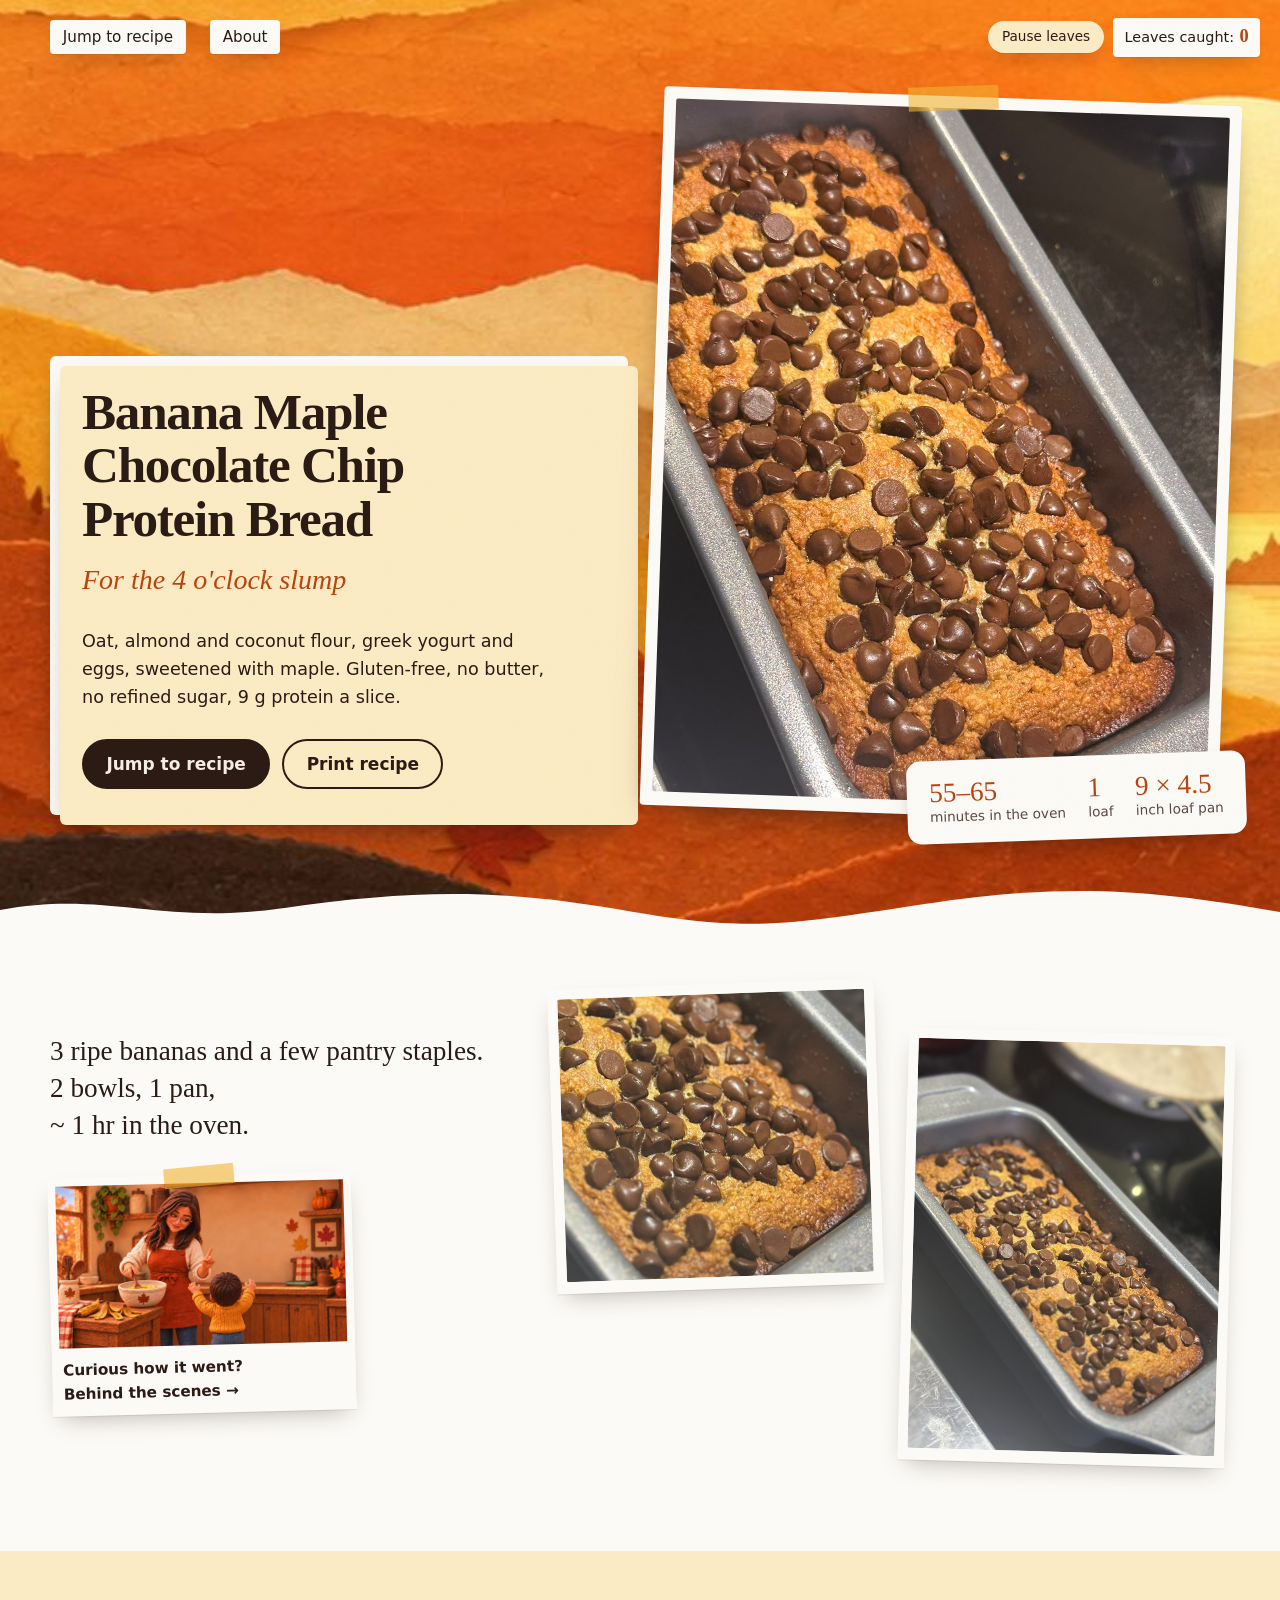
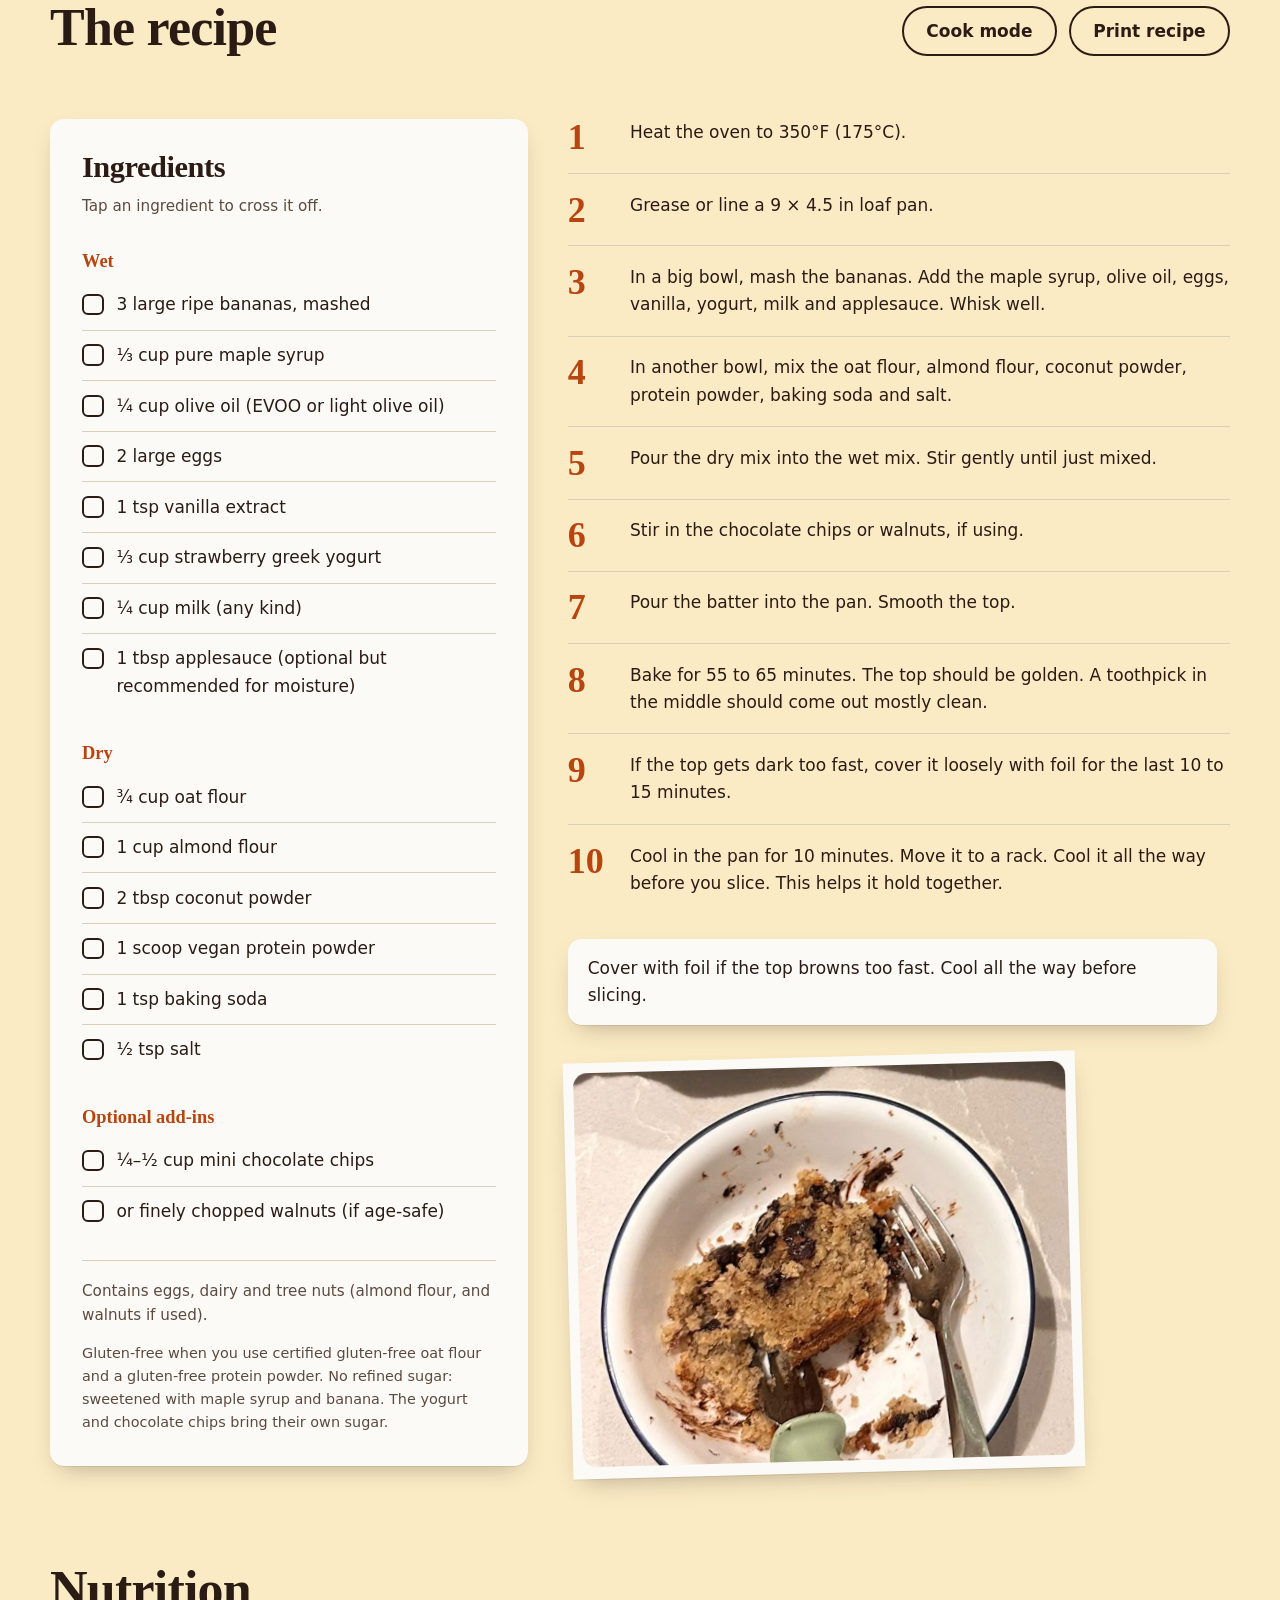
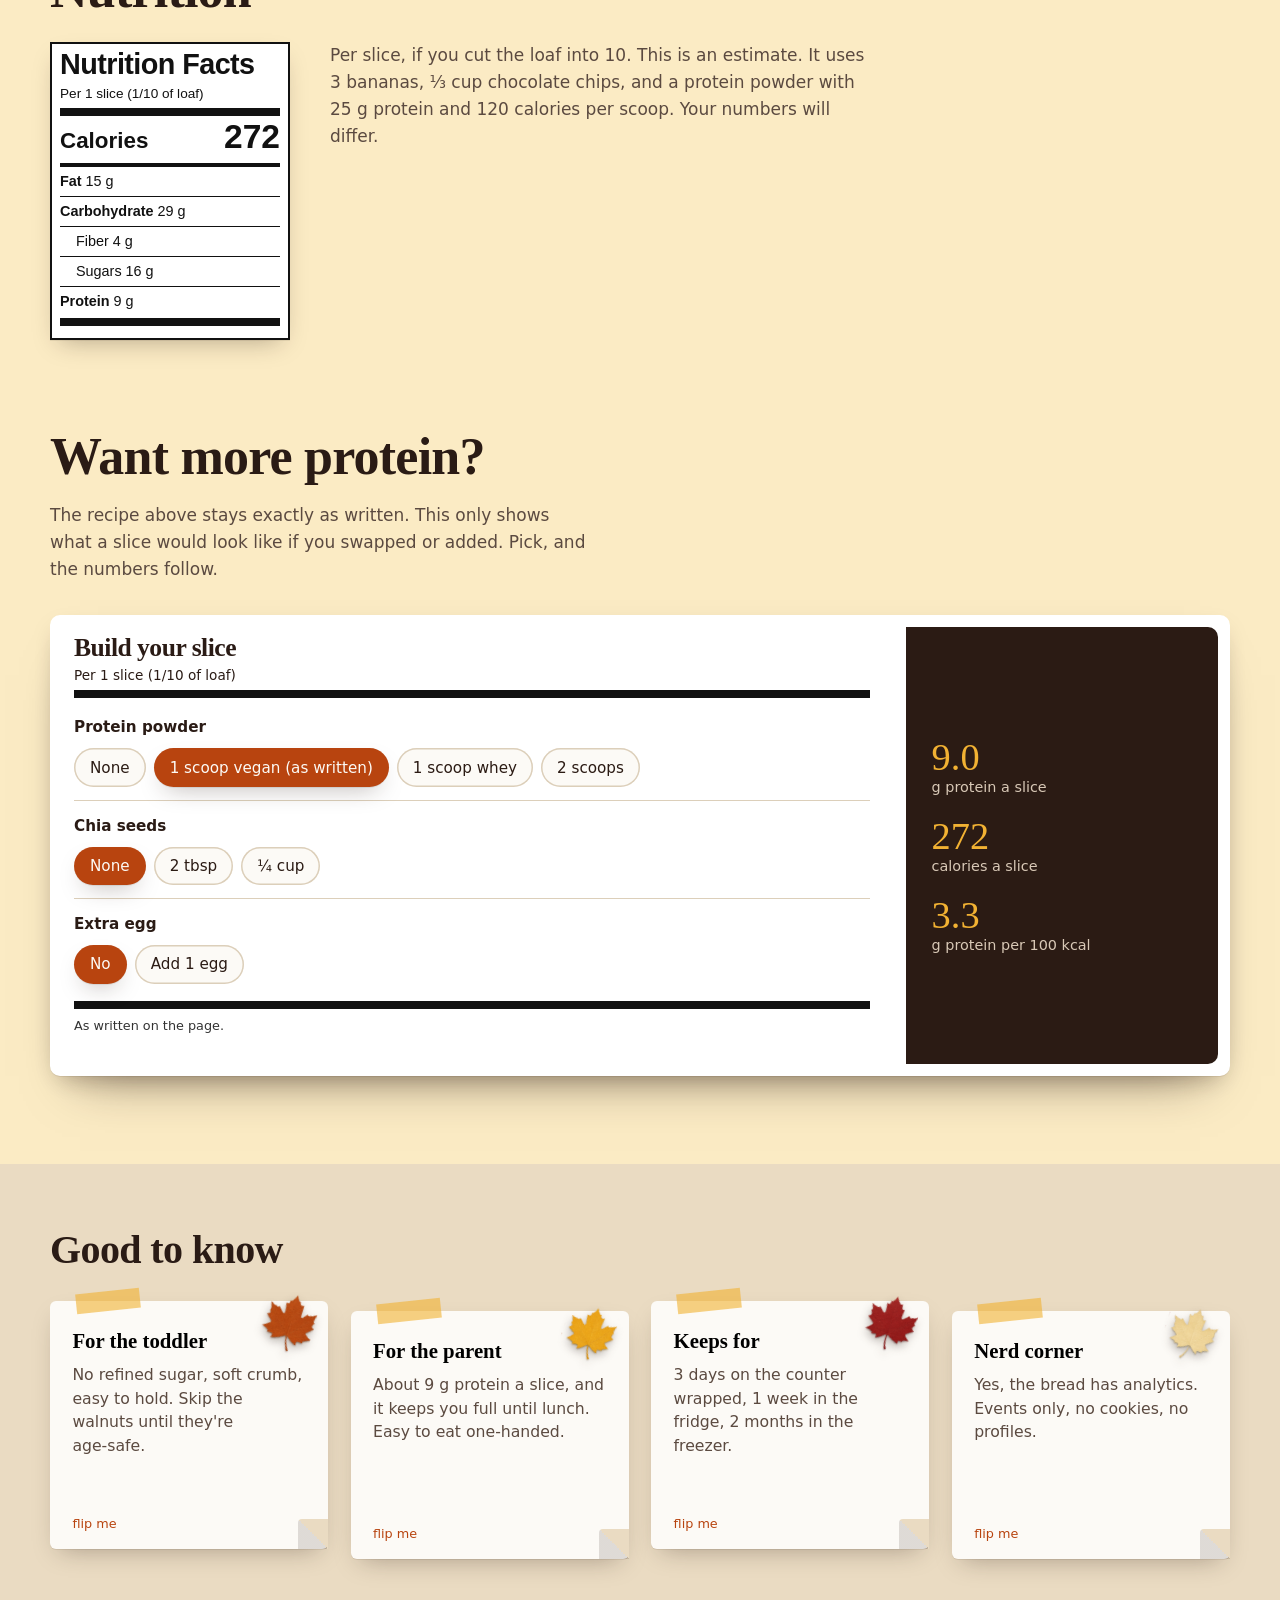
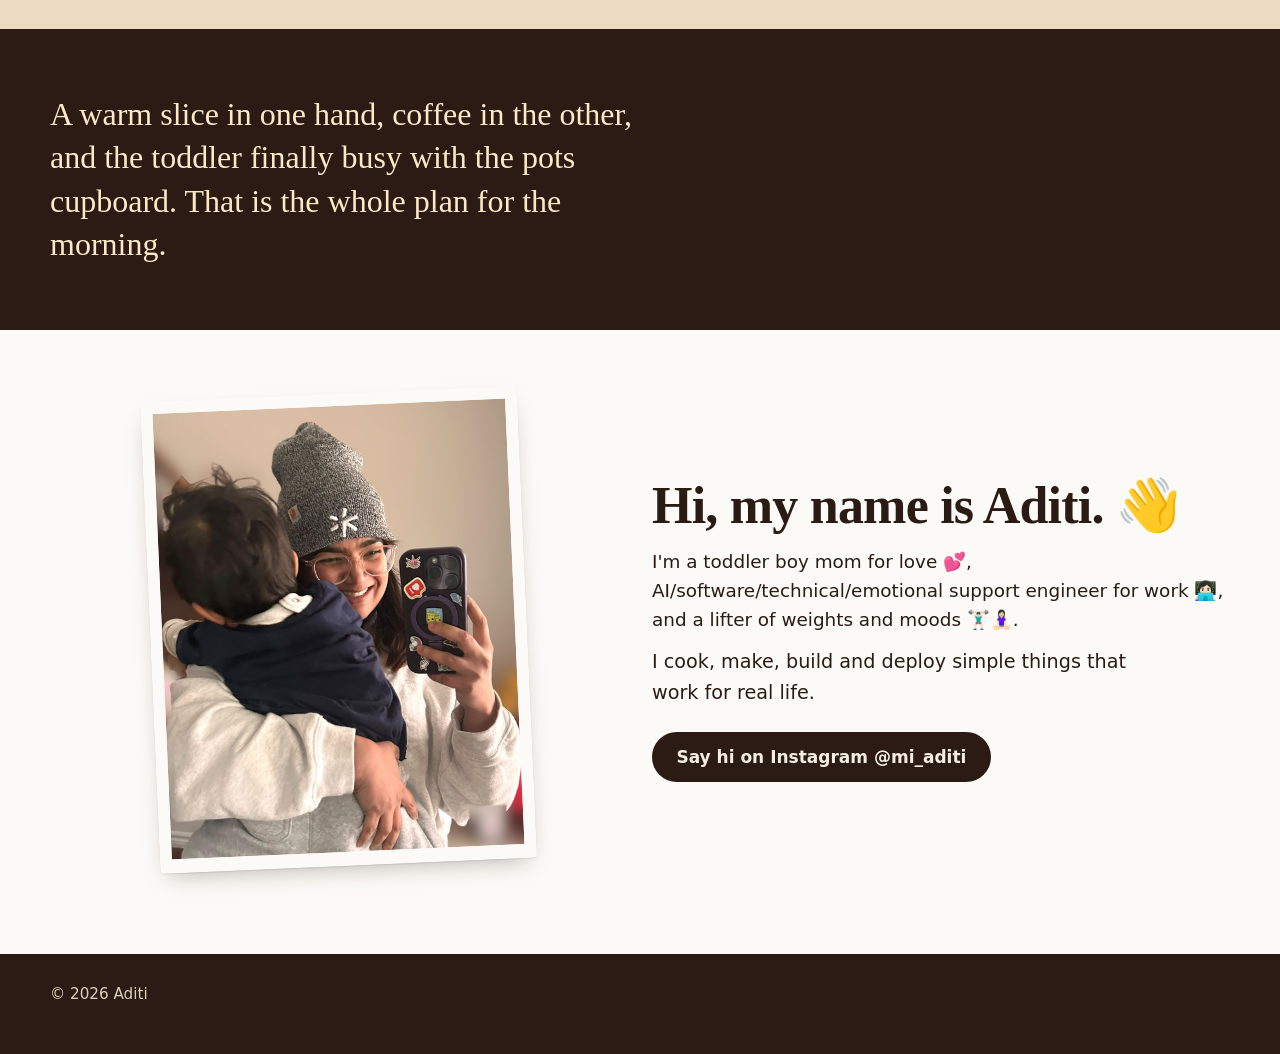
<file: index.html>
<!DOCTYPE html>
<html lang="en">
<head>
  <meta charset="utf-8">
  <meta name="viewport" content="width=device-width, initial-scale=1">
  <title>Banana Maple Chocolate Chip Protein Bread (Oat, Almond and Coconut Flour)</title>
  <meta name="description" content="Banana bread made with oat, almond and coconut flour, Greek yogurt and eggs, sweetened with maple syrup. Bakes in 55 to 65 minutes.">
  <meta name="theme-color" content="#2B1B14">
  <meta name="color-scheme" content="light">
  <link rel="canonical" href="https://aditiabhang.github.io/yummy-food/">
  <link rel="icon" href="data:image/svg+xml,%3Csvg xmlns=%22http://www.w3.org/2000/svg%22 viewBox=%220 0 100 100%22%3E%3Ctext y=%22.9em%22 font-size=%2290%22%3E%F0%9F%8D%81%3C/text%3E%3C/svg%3E">

  <meta property="og:type" content="article">
  <meta property="og:title" content="Banana Maple Chocolate Chip Protein Bread (Oat, Almond and Coconut Flour)">
  <meta property="og:description" content="Banana bread made with oat, almond and coconut flour, Greek yogurt and eggs, sweetened with maple syrup.">
  <meta property="og:url" content="https://aditiabhang.github.io/yummy-food/">
  <meta property="og:image" content="https://aditiabhang.github.io/yummy-food/assets/images/banana-loaf-3.jpg">
  <meta property="og:image:width" content="1200">
  <meta property="og:image:height" content="1600">
  <meta property="og:image:alt" content="Baked banana bread topped with mini chocolate chips in a loaf pan">
  <meta name="twitter:card" content="summary_large_image">

  <script type="application/ld+json">
  {
    "@context": "https://schema.org",
    "@type": "Recipe",
    "name": "Banana Maple Chocolate Chip Protein Bread (Oat, Almond and Coconut Flour)",
    "description": "Banana bread made with oat, almond and coconut flour, Greek yogurt and eggs, sweetened with maple syrup, with chocolate chips.",
    "image": ["https://aditiabhang.github.io/yummy-food/assets/images/banana-loaf-3.jpg"],
    "author": { "@type": "Person", "name": "Aditi" },
    "cookTime": "PT1H",
    "recipeYield": "1 loaf",
    "recipeIngredient": [
      "3 large ripe bananas, mashed",
      "1/3 cup pure maple syrup",
      "1/4 cup olive oil (EVOO or light olive oil)",
      "2 large eggs",
      "1 tsp vanilla extract",
      "1/3 cup strawberry Greek yogurt",
      "1/4 cup milk (any kind)",
      "1 tbsp applesauce (optional but recommended for moisture)",
      "3/4 cup oat flour",
      "1 cup almond flour",
      "2 tbsp coconut powder",
      "1 scoop vegan protein powder",
      "1 tsp baking soda",
      "1/2 tsp salt",
      "1/4 to 1/2 cup mini chocolate chips (optional)",
      "or finely chopped walnuts (optional, if age-safe)"
    ],
    "recipeInstructions": [
      { "@type": "HowToStep", "text": "Heat the oven to 350°F (175°C)." },
      { "@type": "HowToStep", "text": "Grease or line a 9 x 4.5 in loaf pan." },
      { "@type": "HowToStep", "text": "In a big bowl, mash the bananas. Add the maple syrup, olive oil, eggs, vanilla, yogurt, milk and applesauce. Whisk well." },
      { "@type": "HowToStep", "text": "In another bowl, mix the oat flour, almond flour, coconut powder, protein powder, baking soda and salt." },
      { "@type": "HowToStep", "text": "Pour the dry mix into the wet mix. Stir gently until just mixed." },
      { "@type": "HowToStep", "text": "Stir in the chocolate chips or walnuts, if using." },
      { "@type": "HowToStep", "text": "Pour the batter into the pan. Smooth the top." },
      { "@type": "HowToStep", "text": "Bake for 55 to 65 minutes. The top should be golden. A toothpick in the middle should come out mostly clean." },
      { "@type": "HowToStep", "text": "If the top gets dark too fast, cover it loosely with foil for the last 10 to 15 minutes." },
      { "@type": "HowToStep", "text": "Cool in the pan for 10 minutes. Move it to a rack. Cool it all the way before you slice. This helps it hold together." }
    ]
  }
  </script>

  <style>
    :root {
      --paper: #FCFAF6;
      --ink: #2A1B15;
      --muted: #5B4A40;
      --cocoa: #2B1B14;
      --cocoa-2: #3B281F;
      --gold: #F2B233;
      --gold-soft: #FBEBC4;
      --maple: #B8440F;
      --sky-100: #D6E7FA;
      --line: #DCCFBA;
      --on-dark: #F6EEE3;
      --display: "Iowan Old Style", "Charter", "Palatino Linotype", Georgia, serif;
      --body: ui-sans-serif, system-ui, -apple-system, "Segoe UI", Roboto, "Helvetica Neue", Arial, sans-serif;
      --radius: 14px;
      --off: 1.75rem;
      color-scheme: light;
    }

    *, *::before, *::after { box-sizing: border-box; }
    [hidden] { display: none !important; }

    html { scroll-behavior: smooth; scroll-padding-top: 1rem; -webkit-text-size-adjust: 100%; }
    body {
      margin: 0;
      background: var(--paper);
      color: var(--ink);
      font-family: var(--body);
      font-size: 1.0625rem;
      line-height: 1.6;
      overflow-x: clip;
    }
    img { display: block; max-width: 100%; height: auto; }
    a { color: var(--maple); text-underline-offset: 0.2em; }
    :focus-visible { outline: 3px solid var(--maple); outline-offset: 3px; border-radius: 4px; }

    .wrap { width: min(1180px, 100% - 2.5rem); margin-inline: auto; position: relative; z-index: 1; }

    /* Falling maple leaves (behind the page content) */
    .leaves { position: fixed; inset: 0; overflow: hidden; pointer-events: none; z-index: 0; }
    .leaf { position: absolute; top: -40px; line-height: 1; animation: leaf-fall linear infinite; will-change: transform; }
    .leaf span { display: block; animation: leaf-sway ease-in-out infinite alternate; }
    @keyframes leaf-fall { to { transform: translateY(calc(100vh + 80px)); } }
    @keyframes leaf-sway {
      from { transform: translateX(-18px) rotate(-40deg); }
      to { transform: translateX(18px) rotate(40deg); }
    }
    body.leaves-paused .leaf, body.leaves-paused .leaf .sway { animation-play-state: paused; }

    /* Header */
    .site-header { display: flex; justify-content: flex-end; align-items: center; padding: 1.25rem 0; }
    .nav { display: flex; align-items: center; gap: 1.5rem; font-size: 0.95rem; }
    .nav a { color: var(--ink); }
    .mini {
      font: inherit;
      font-size: 0.85rem;
      padding: 0.3rem 0.85rem;
      color: var(--ink);
      background: transparent;
      border: 1.5px solid var(--cocoa);
      border-radius: 999px;
      cursor: pointer;
    }
    .mini:hover { background: var(--gold-soft); }

    /* Type */
    h1, h2, h3 { font-family: var(--display); }
    h1 {
      font-weight: 700;
      font-size: clamp(2.4rem, 5.6vw, 4.5rem);
      line-height: 1.04;
      letter-spacing: -0.025em;
      margin: 0 0 0.25em;
      text-wrap: balance;
    }
    h2 {
      font-size: clamp(2rem, 4.5vw, 3.25rem);
      line-height: 1.1;
      letter-spacing: -0.015em;
      margin: 0;
      text-wrap: balance;
    }
    .subtitle {
      font-family: var(--display);
      font-style: italic;
      font-size: clamp(1.25rem, 2.4vw, 1.75rem);
      color: var(--maple);
      margin: 0 0 1.5rem;
    }
    .lead { font-size: 1.25rem; max-width: 30rem; margin: 0; text-wrap: pretty; }
    .pitch { font-size: 1.1rem; max-width: 30rem; margin: 1rem 0 0; color: var(--muted); text-wrap: pretty; }
    .tags { list-style: none; display: flex; flex-wrap: wrap; gap: 0.5rem; margin: 0 0 1.5rem; padding: 0; }
    .tags li {
      font-size: 0.85rem;
      font-weight: 600;
      line-height: 1.2;
      padding: 0.35rem 0.85rem;
      color: var(--cocoa);
      background: var(--gold-soft);
      border-radius: 999px;
    }

    /* Buttons */
    .actions { display: flex; flex-wrap: wrap; gap: 0.75rem; margin-top: 1.75rem; }
    .btn {
      font: inherit;
      font-weight: 600;
      padding: 0.8rem 1.4rem;
      border-radius: 999px;
      border: 2px solid var(--cocoa);
      text-decoration: none;
      cursor: pointer;
      display: inline-block;
      line-height: 1.2;
      transition: background-color 0.15s, color 0.15s, border-color 0.15s, transform 0.1s;
    }
    .btn:active { transform: scale(0.97); }
    .btn-primary { background: var(--cocoa); color: var(--on-dark); }
    .btn-primary:hover { background: var(--cocoa-2); }
    .btn-ghost { background: transparent; color: var(--cocoa); }
    .btn-ghost:hover { background: var(--gold-soft); }
    .btn[aria-pressed="true"] { background: var(--maple); border-color: var(--maple); color: #fff; }

    /* Hero */
    .hero {
      display: grid;
      grid-template-columns: repeat(12, 1fr);
      column-gap: 1.5rem;
      align-items: center;
      padding: 1.5rem 0 5rem;
    }
    .hero-copy { grid-column: 1 / 7; position: relative; z-index: 2; }
    .hero-visual { grid-column: 7 / 13; position: relative; }
    .hero-visual::before {
      content: "";
      position: absolute;
      inset: var(--off) 0 0 var(--off);
      background: var(--gold);
      border-radius: var(--radius);
    }
    .hero-photo {
      position: relative;
      margin: 0 var(--off) var(--off) 0;
      aspect-ratio: 3 / 4;
      border-radius: var(--radius);
      overflow: hidden;
      background: var(--cocoa);
      animation: reveal 0.9s cubic-bezier(0.23, 1, 0.32, 1) both;
    }
    .hero-photo img { width: 100%; height: 100%; object-fit: cover; }
    @keyframes reveal {
      from { clip-path: inset(0 0 100% 0); }
      to { clip-path: inset(0 0 0 0); }
    }

    .facts {
      position: absolute;
      left: -3.5rem;
      bottom: 3.5rem;
      z-index: 3;
      margin: 0;
      padding: 1.1rem 1.4rem;
      display: grid;
      grid-template-columns: repeat(3, auto);
      gap: 1.4rem;
      background: var(--cocoa);
      color: var(--on-dark);
      border-radius: var(--radius);
    }
    .facts div { display: flex; flex-direction: column-reverse; }
    .facts dt { font-size: 0.85rem; color: #D8C8B6; line-height: 1.3; }
    .facts dd { margin: 0; font-family: var(--display); font-size: 1.7rem; line-height: 1.1; color: var(--gold); }
    .print-line { display: none; }

    /* Photo strip */
    .strip {
      display: grid;
      grid-template-columns: repeat(12, 1fr);
      gap: 1.5rem;
      align-items: center;
      padding: 0 0 5.5rem;
    }
    .strip-text { grid-column: 1 / 6; }
    .strip-text p {
      font-family: var(--display);
      font-size: clamp(1.4rem, 2.4vw, 1.7rem);
      line-height: 1.35;
      margin: 0;
      text-wrap: pretty;
    }
    .strip-photos {
      grid-column: 6 / 13;
      display: grid;
      grid-template-columns: 1fr 1fr;
      gap: 1.5rem;
      align-items: start;
    }
    .strip-photos figure { margin: 0; }
    .strip-photos figure:last-child { margin-top: 3rem; }
    .strip-photos img { width: 100%; object-fit: cover; border-radius: var(--radius); }
    .strip-photos figure:first-child img { aspect-ratio: 807 / 743; }
    .strip-photos figure:last-child img { aspect-ratio: 3 / 4; }
    .comic-teaser {
      display: block; position: relative; max-width: 19rem; margin-top: 2rem;
      padding: 8px 8px 10px; background: var(--paper); color: var(--cocoa); text-decoration: none;
      box-shadow: 0 1px 0 rgba(43,27,20,.08), 0 10px 24px -10px rgba(43,27,20,.35);
      transform: rotate(-1.5deg); transition: transform .2s ease;
    }
    .comic-teaser:hover { transform: rotate(0deg) translateY(-2px); }
    .comic-teaser .tape { position: absolute; top: -9px; left: 50%; width: 70px; height: 20px; margin-left: -35px; background: rgba(242,178,51,.6); transform: rotate(-4deg); }
    .comic-teaser img { display: block; width: 100%; aspect-ratio: 16 / 9; object-fit: cover; }
    .comic-teaser-text { display: block; padding: .6rem .2rem 0; font-size: .95rem; font-weight: 600; text-wrap: balance; }

    /* Recipe */
    .recipe { padding: 0 0 5.5rem; }
    .recipe-head {
      display: flex;
      flex-wrap: wrap;
      justify-content: space-between;
      align-items: flex-end;
      gap: 1rem 2rem;
      margin-bottom: 0.75rem;
    }
    .recipe-tools { display: flex; flex-wrap: wrap; gap: 0.75rem; }
    .cook-status { min-height: 1.6em; margin: 0 0 1.5rem; color: var(--maple); font-weight: 600; }
    .recipe-grid {
      display: grid;
      grid-template-columns: repeat(12, 1fr);
      gap: 2.5rem 1.5rem;
      align-items: start;
    }
    .ingredients {
      grid-column: 1 / 6;
      position: sticky;
      top: 1.5rem;
      padding: 2rem;
      background: var(--cocoa);
      color: var(--on-dark);
      border-radius: var(--radius);
    }
    .ingredients :focus-visible { outline-color: var(--on-dark); }
    .ingredients h2 { font-size: 1.9rem; color: var(--on-dark); }
    .tap-note { margin: 0.4rem 0 0; font-size: 0.9rem; color: #D8C8B6; }
    .ingredients h3 { font-size: 1.15rem; color: var(--gold); margin: 1.75rem 0 0.25rem; }
    .ingredients ul { list-style: none; margin: 0; padding: 0; }
    .ingredients li + li { border-top: 1px solid rgba(246, 238, 227, 0.14); }
    .check { position: relative; display: flex; gap: 0.8rem; align-items: flex-start; padding: 0.7rem 0; cursor: pointer; }
    .check input { position: absolute; opacity: 0; width: 1px; height: 1px; }
    .check .box {
      flex: none;
      width: 1.35rem;
      height: 1.35rem;
      margin-top: 0.15rem;
      display: grid;
      place-items: center;
      border: 2px solid var(--gold);
      border-radius: 6px;
      transition: background-color 0.15s;
    }
    .check .box::after {
      content: "";
      width: 0.7rem;
      height: 0.38rem;
      margin-top: -2px;
      border-left: 2.5px solid var(--cocoa);
      border-bottom: 2.5px solid var(--cocoa);
      transform: rotate(-45deg) scale(0);
      transition: transform 0.15s;
    }
    .check input:checked + .box { background: var(--gold); }
    .check input:checked + .box::after { transform: rotate(-45deg) scale(1); }
    .check input:checked ~ .label { text-decoration: line-through; opacity: 0.6; }
    .check input:focus-visible + .box { outline: 3px solid var(--on-dark); outline-offset: 3px; }
    .allergens {
      margin: 1.5rem 0 0;
      padding-top: 1.1rem;
      border-top: 1px solid rgba(246, 238, 227, 0.14);
      font-size: 0.95rem;
      color: #E9DCCB;
    }
    .allergens.fine-print { margin-top: 0.9rem; padding-top: 0; border-top: 0; font-size: 0.9rem; }

    .steps-col { grid-column: 6 / 13; padding-left: 1rem; }
    .steps { list-style: none; counter-reset: step; margin: 0; padding: 0; }
    .steps li {
      counter-increment: step;
      display: grid;
      grid-template-columns: 3.4rem 1fr;
      gap: 0.25rem 0.5rem;
      padding: 1.1rem 0;
      border-top: 1px solid var(--line);
    }
    .steps li:first-child { border-top: 0; padding-top: 0; }
    .steps li::before {
      content: counter(step);
      font-family: var(--display);
      font-weight: 700;
      font-size: 2.25rem;
      line-height: 1;
      color: var(--maple);
    }
    .steps p { margin: 0; max-width: 60ch; }
    .tip {
      margin: 1.5rem 0 0;
      padding: 1rem 1.25rem;
      background: var(--gold-soft);
      border-radius: var(--radius);
      max-width: 60ch;
    }
    .plate { margin: 2rem 0 0; max-width: 32rem; }
    .plate img { width: 100%; border-radius: var(--radius); }

    /* Nutrition sticker */
    .nutrition { padding: 0 0 5.5rem; }
    .nutrition-head { display: flex; align-items: center; flex-wrap: wrap; gap: 0.75rem 1rem; }
    .badge {
      font-size: 0.8rem;
      font-weight: 600;
      padding: 0.15rem 0.7rem;
      color: #0B2A4A;
      background: var(--sky-100);
      border-radius: 6px;
    }
    .nutrition-grid { display: flex; flex-wrap: wrap; gap: 2rem 2.5rem; align-items: flex-start; margin-top: 1.5rem; }
    .nutrition-note { margin: 0; max-width: 34rem; color: var(--muted); }
    .nf {
      width: 240px;
      padding: 6px 8px 8px;
      background: #fff;
      color: #111;
      border: 2px solid #111;
      font-family: Arial, Helvetica, sans-serif;
    }
    .nf-title { font-size: 1.8rem; font-weight: 900; line-height: 1; letter-spacing: -0.02em; }
    .nf-serving { font-size: 0.85rem; margin-top: 4px; }
    .nf-bar { background: #111; margin: 4px 0; }
    .nf-bar.thick { height: 8px; }
    .nf-bar.mid { height: 4px; margin-bottom: 0; }
    .nf-cal { display: flex; justify-content: space-between; align-items: baseline; }
    .nf-cal span:first-child { font-size: 1.4rem; font-weight: 900; }
    .nf-cal span:last-child { font-size: 2.1rem; font-weight: 900; line-height: 1; }
    .nf-row { border-top: 1px solid #111; padding: 3px 0; font-size: 0.9rem; }
    .nf-row.first { border-top: 0; }
    .nf-row.sub { padding-left: 1rem; }
    .nf-foot { font-size: 0.72rem; line-height: 1.35; }

    /* Protein builder (what-if; does not change the recipe) */
    .builder { padding: 0 0 5.5rem; }
    .builder-head { display: flex; align-items: center; flex-wrap: wrap; gap: 0.75rem 1rem; }
    .builder-note { margin: 1rem 0 0; max-width: 34rem; color: var(--muted); }
    .split {
      display: grid;
      grid-template-columns: 1fr 21rem;
      margin-top: 2rem;
      background: #fff;
      border: 2px solid var(--cocoa);
      border-radius: var(--radius);
      overflow: hidden;
    }
    .split-left { padding: 1.25rem 1.5rem 1.1rem; font-family: Arial, Helvetica, sans-serif; color: #111; }
    .split-left .nf-title { font-size: 1.6rem; }
    .pick { padding: 0.8rem 0; border-top: 1px solid #111; }
    .nf-bar + .pick { border-top: 0; }
    .pick-label { display: block; font-weight: 700; font-size: 0.95rem; margin-bottom: 0.55rem; }
    .pick-options { display: flex; flex-wrap: wrap; gap: 0.5rem; }
    .pick-options .mini { padding: 0.45rem 1rem; font-size: 0.95rem; font-family: var(--body); }
    .pick-options .mini[aria-pressed="true"] { background: var(--cocoa); color: var(--on-dark); }
    .readout {
      margin: 0.75rem;
      padding: 1.4rem 1.6rem;
      display: grid;
      align-content: center;
      gap: 1.25rem;
      background: var(--cocoa);
      color: var(--on-dark);
      border-radius: calc(var(--radius) - 4px);
    }
    .readout div { display: flex; flex-direction: column-reverse; }
    .readout dt { font-size: 0.9rem; color: #D8C8B6; line-height: 1.3; }
    .readout dd { margin: 0; font-family: var(--display); font-size: 2.4rem; line-height: 1.05; color: var(--gold); font-variant-numeric: tabular-nums; }
    .readout .delta { font-family: var(--body); font-size: 0.85rem; color: #D8C8B6; margin-left: 0.45rem; }
    .readout .delta:empty { display: none; }
    .builder-tip {
      margin: 0.5rem 0 0;
      font-size: 0.8rem;
      line-height: 1.4;
      color: #333;
      min-height: 2.8em;
    }

    /* About */
    .about {
      display: grid;
      grid-template-columns: repeat(12, 1fr);
      gap: 2rem 1.5rem;
      align-items: center;
      padding: 0 0 5.5rem;
    }
    .about-photo { grid-column: 2 / 6; position: relative; }
    .about-photo::before {
      content: "";
      position: absolute;
      inset: var(--off) 0 0 var(--off);
      background: var(--gold);
      border-radius: var(--radius);
    }
    .about-photo img {
      position: relative;
      width: calc(100% - var(--off));
      margin-bottom: var(--off);
      aspect-ratio: 4 / 5;
      object-fit: cover;
      object-position: 50% 58%;
      border-radius: var(--radius);
    }
    .about-text { grid-column: 7 / 13; }
    .about-text p { margin: 0.75rem 0 0; font-size: 1.2rem; max-width: 30rem; }
    .about-text .lines { max-width: none; font-size: 1.15rem; }
    .about-text .btn { margin-top: 1.5rem; }
    .about-text .nerd { margin-top: 1.5rem; font-size: 1rem; color: var(--muted); }

    /* Footer */
    .site-footer { border-top: 1px solid var(--line); padding: 1.75rem 0 3rem; color: var(--muted); font-size: 0.95rem; }
    .site-footer p { margin: 0; }

    /* Small screens */
    @media (max-width: 900px) {
      :root { --off: 1.1rem; }
      .nav { gap: .75rem; font-size: 0.85rem; }
      .hero { display: block; padding: 0.5rem 0 3.5rem; }
      .hero-visual { margin-top: 2.5rem; }
      .facts { left: 0.75rem; bottom: 2.25rem; padding: 0.9rem 1.1rem; gap: 1rem; }
      .facts dd { font-size: 1.4rem; }
      .strip { display: block; padding-bottom: 3.5rem; }
      .strip-text { margin-bottom: 2rem; }
      .strip-photos { gap: 1rem; }
      .strip-photos figure:last-child { margin-top: 2rem; }
      .recipe-grid { display: block; }
      .ingredients { position: static; padding: 1.5rem; margin-bottom: 2.5rem; }
      .steps-col { padding-left: 0; }
      .nutrition { padding-bottom: 3.5rem; }
      .builder { padding-bottom: 3.5rem; }
      .split { display: block; }
      .split-left { padding: 1rem 1.1rem 0.9rem; }
      .readout { grid-template-columns: 1fr 1fr; gap: 1rem 1.25rem; }
      .readout dd { font-size: 2rem; }
      .about { display: block; padding-bottom: 3.5rem; }
      .about-text .lines br { display: none; } /* narrow screens: the About lines flow as a sentence; the strip keeps its three */
      .about-photo { max-width: 22rem; margin-bottom: 2rem; }
    }

    @media (prefers-reduced-motion: reduce) {
      html { scroll-behavior: auto; }
      .hero-photo { animation: none; }
      .leaves { display: none; }
      .btn, .check .box, .check .box::after { transition: none; }
    }


    /* ===== Paper theme ===== */
    :root { --sand: #EADBC2; --pshadow: 0 1px 0 rgba(43,27,20,.08), 0 10px 24px -10px rgba(43,27,20,.35); }
    html { overflow-x: clip; }
    body::after {
      content: ""; position: fixed; inset: 0; pointer-events: none; z-index: 60; opacity: .12; mix-blend-mode: multiply;
      background-image: url("data:image/svg+xml;utf8,<svg xmlns='http://www.w3.org/2000/svg' width='200' height='200'><filter id='n'><feTurbulence type='fractalNoise' baseFrequency='.9' numOctaves='2' stitchTiles='stitch'/><feColorMatrix values='0 0 0 0 .6 0 0 0 0 .5 0 0 0 0 .4 0 0 0 .18 0'/></filter><rect width='200' height='200' filter='url(%23n)'/></svg>");
    }
    .wrap { z-index: auto; }
    .leaves { z-index: 1; }
    main > section > *, .site-footer > * { position: relative; z-index: 2; }
    .leaf { top: -120px; width: 44px; pointer-events: auto; cursor: pointer; opacity: .92; }
    .leaf .sway { display: block; position: relative; animation: leaf-sway ease-in-out infinite alternate; }
    .leaf img { display: block; width: 100%; filter: drop-shadow(0 6px 6px rgba(43,27,20,.35)); }
    .leaf .l { clip-path: polygon(0 0, 55% 0, 42% 30%, 58% 55%, 45% 80%, 52% 100%, 0 100%); }
    .leaf .r { position: absolute; inset: 0; clip-path: polygon(55% 0, 100% 0, 100% 100%, 52% 100%, 45% 80%, 58% 55%, 42% 30%); }
    .leaf.caught .l { animation: tear-l .7s ease-in forwards; }
    .leaf.caught .r { animation: tear-r .7s ease-in forwards; }
    @keyframes tear-l { 20% { transform: translate(-4px, 0) rotate(-8deg); opacity: 1; } to { transform: translate(-26px, 60px) rotate(-50deg); opacity: 0; } }
    @keyframes tear-r { 20% { transform: translate(4px, 0) rotate(8deg); opacity: 1; } to { transform: translate(26px, 70px) rotate(45deg); opacity: 0; } }
    .basket { display: inline-flex; align-items: center; gap: .35rem; background: var(--paper); padding: .3rem .7rem; border-radius: 4px; box-shadow: var(--pshadow); font-size: .9rem; color: var(--cocoa); }
    .basket b { font-family: var(--display); font-size: 1.15rem; color: var(--maple); }
    .site-header { position: absolute; left: 0; right: 0; top: 0; z-index: 4; justify-content: flex-start; }
    .leaf-ctl { position: fixed; top: 1.1rem; right: 1.25rem; z-index: 4; display: flex; gap: .6rem; align-items: center; white-space: nowrap; }
    .nav a { color: var(--cocoa); background: var(--paper); padding: .3rem .8rem; border-radius: 4px; text-decoration: none; box-shadow: var(--pshadow); display: inline-block; }
    .mini { color: var(--cocoa); background: var(--gold-soft); border: 0; box-shadow: var(--pshadow); }
    .hero { position: relative; padding: 6rem 0 7rem; align-items: end; }
    .hero::before { z-index: 0; }
    .hero::before { content: ""; position: absolute; inset: 0 -100vw; z-index: 0; background: url("assets/images/paper-sunset.jpg") center 62% / cover no-repeat; }
    .hero-copy { background: var(--paper); padding: 1.8rem 2rem 1.6rem; border-radius: 6px; box-shadow: var(--pshadow), 0 30px 50px -30px rgba(43,27,20,.6); }
    .hero-copy::after { content: ""; position: absolute; inset: 10px -10px -10px 10px; background: var(--gold-soft); z-index: -1; border-radius: 6px; box-shadow: var(--pshadow); }
    .hero-copy h1 { font-size: clamp(2.1rem, 4.2vw, 3.2rem); }
    .lead { font-size: 1.1rem; }
    .hero-visual::before { display: none; }
    .hero-photo { margin: 0; padding: 12px 12px 14px; background: var(--paper); border-radius: 4px; box-shadow: var(--pshadow), 0 30px 50px -30px rgba(43,27,20,.6); transform: rotate(2deg); animation: none; overflow: visible; aspect-ratio: auto; }
    .hero-photo .zoom { aspect-ratio: 4 / 5; overflow: hidden; border-radius: 2px; }
    .hero-photo img { transform: scale(1.18); object-position: 50% 45%; }
    .tape { position: absolute; top: -10px; left: 50%; width: 90px; height: 24px; margin-left: -45px; background: rgba(242,178,51,.6); transform: rotate(-4deg); z-index: 2; }
    .facts { left: auto; right: -1rem; bottom: -1.5rem; background: var(--paper); color: var(--ink); box-shadow: var(--pshadow); transform: rotate(-2deg); }
    .facts dt { color: var(--muted); } .facts dd { color: var(--maple); }
    .tear { display: block; width: 100vw; height: 48px; margin: -47px calc(50% - 50vw) 0; position: relative; z-index: 2; }
    .strip { padding-top: 3.5rem; }
    .strip-photos figure { position: relative; padding: 10px 10px 12px; background: var(--paper); box-shadow: var(--pshadow); transform: rotate(-2deg); }
    .strip-photos figure:last-child { transform: rotate(1.6deg); }
    .strip-photos figure img { border-radius: 2px; }
    .recipe, .nutrition, .builder { position: relative; }
    .recipe::before, .nutrition::before, .builder::before { content: ""; position: absolute; inset: 0 -100vw; background: var(--gold-soft); z-index: -1; }
    .recipe { padding-top: 3rem; }
    .ingredients { background: var(--paper); color: var(--ink); box-shadow: var(--pshadow); }
    .ingredients h2, .ingredients h3 { color: var(--ink); } .ingredients h3 { color: var(--maple); }
    .ingredients li + li { border-top-color: var(--line); }
    .ingredients :focus-visible { outline-color: var(--maple); }
    .allergens { color: var(--muted); border-top-color: var(--line); }
    .check .box { border-color: var(--cocoa); }
    .check input:checked ~ .label { text-decoration: line-through; color: var(--muted); }
    .check input:checked ~ .box { animation: stamp .3s ease-out; }
    @keyframes stamp { 50% { transform: scale(1.35) rotate(-8deg); } }
    .tap-note { margin: .6rem 0 0; }
    .tap-note { color: var(--muted); font-size: .95rem; }
    .steps li { border-top-color: var(--line); }
    .tip { background: var(--paper); box-shadow: var(--pshadow); }
    .plate { padding: 10px 10px 12px; background: var(--paper); box-shadow: var(--pshadow); transform: rotate(-1.5deg); }
    .nf { box-shadow: var(--pshadow); }
    /* builder: one paper block, cocoa readout with soft edge */
    .builder { padding-top: 0; }
    .split { border: 0; box-shadow: var(--pshadow), 0 30px 50px -30px rgba(43,27,20,.5); border-radius: 10px; overflow: hidden; }
    .split-left { padding-bottom: 1.5rem; }
    .split-left { font-family: var(--body); color: var(--ink); }
    .split-left .nf-title { font-family: var(--display); }
    .pick { border-top-color: var(--line); }
    .pick-options .mini { background: var(--paper); box-shadow: 0 0 0 1.5px var(--line) inset; }
    .pick-options .mini[aria-pressed="true"] { background: var(--maple); color: var(--paper); box-shadow: var(--pshadow); }
    .readout { border-radius: 0 10px 10px 0; }
    /* flip cards */
    .corners { position: relative; padding: 4rem 0 5rem; }
    .corners::before { content: ""; position: absolute; inset: 0 -100vw; background: var(--sand); z-index: -1; }
    .corners h2 { font-size: clamp(1.8rem, 3.5vw, 2.5rem); margin: 0 0 .3rem; }
    .corners h2 { margin-bottom: 1.8rem; }
    .cards { display: grid; grid-template-columns: repeat(4, 1fr); gap: 1.4rem; }
    .flip { position: relative; height: 15.5rem; perspective: 1000px; background: none; border: 0; padding: 0; font: inherit; text-align: left; cursor: pointer; }
    .flip-inner { position: absolute; inset: 0; transition: transform .6s cubic-bezier(.2,.8,.2,1); transform-style: preserve-3d; }
    .flip.on .flip-inner { transform: rotateY(180deg); }
    .face { position: absolute; inset: 0; padding: 1.4rem; background: var(--paper); border-radius: 6px; box-shadow: var(--pshadow); backface-visibility: hidden; -webkit-backface-visibility: hidden; }
    .face.back { transform: rotateY(180deg); background: var(--gold-soft); }
        .face h3 { font-family: var(--display); margin: 0 0 .4rem; font-size: 1.3rem; }
    .face p { margin: 0; color: var(--muted); font-size: .98rem; line-height: 1.5; }
    .face::before { content: ""; position: absolute; right: 0; bottom: 0; width: 30px; height: 30px; background: linear-gradient(225deg, var(--sand) 50%, rgba(43,27,20,.14) 50%); border-top-left-radius: 4px; }
    .face::after { content: "flip me"; position: absolute; left: 1.4rem; bottom: .9rem; font-size: .8rem; color: var(--maple); }
    .face.back::after { content: "flip me back"; }
    .face.back::before { background: linear-gradient(225deg, var(--sand) 50%, rgba(43,27,20,.1) 50%); }
    .face img { width: 52px; position: absolute; top: -20px; right: 14px; transform: rotate(18deg); filter: drop-shadow(0 4px 4px rgba(43,27,20,.3)); }
    .flip:nth-child(2), .flip:nth-child(4) { transform: translateY(10px); }
    .flip .tape { left: 26px; margin: 0; width: 64px; height: 20px; transform: rotate(-6deg); z-index: 3; }
    .cozy { position: relative; padding: 4rem 0; color: var(--gold-soft); }
    .cozy::before { content: ""; position: absolute; inset: 0 -100vw; background: var(--cocoa); z-index: -1; }
    .cozy p { font-family: var(--display); font-size: clamp(1.4rem, 2.6vw, 2rem); line-height: 1.35; max-width: 38rem; margin: 0; }
    .cozy small { display: block; margin-top: .9rem; font-family: var(--body); font-size: .95rem; color: var(--gold); }
    .about { padding-top: 4rem; }
    .about-photo::before { display: none; }
    .about-photo img { margin: 0; width: 100%; padding: 12px 12px 14px; background: var(--paper); box-shadow: var(--pshadow); transform: rotate(-2.5deg); border-radius: 4px; }
    .site-footer { border: 0; color: var(--line); position: relative; }
    .site-footer::before { content: ""; position: absolute; inset: 0 -100vw; background: var(--cocoa); z-index: -1; }
    @media (max-width: 1100px) { .cards { grid-template-columns: 1fr 1fr; } }
    @media (max-width: 900px) {
      .hero { padding: 6.25rem 0 5rem; } /* room for the nav row and the leaf controls row above the card */
      .hero-copy { padding: 1.3rem; }
      .hero-visual { margin-top: 3rem; }
      .facts { right: 0; bottom: -1.25rem; }
      .leaf { width: 36px; }
      .leaf-ctl { top: 3.6rem; right: .75rem; } /* second row: the header nav owns the first one */
    }
    @media (max-width: 600px) { .cards { grid-template-columns: 1fr; } .flip:nth-child(n) { transform: none; } }
    @media (pointer: coarse) {
      .leaves { z-index: 3; } /* on touch screens the cards cover most of the viewport, so leaves float above them (still under the header and controls) */
      .leaf { touch-action: none; }
      .leaf .sway::before { content: ""; position: absolute; inset: -10px; } /* hit halo: a near miss still pops the leaf */
    }
    @media (prefers-reduced-motion: reduce) { .leaf img, .check input:checked ~ .box { animation: none; } .flip-inner { transition: none; } }

    /* Print: recipe and nutrition only, black on white */
    @media print {
      body::after, .leaves, .leaf-ctl, .tear, .corners, .cozy, .tape, .tap-note { display: none !important; }
      .hero::before, .recipe::before, .nutrition::before, .builder::before { display: none; }
      .hero-copy, .ingredients, .hero-photo, .plate, .nf, .tip, .split { transform: none; box-shadow: none; }
      .hero-photo img { transform: none; }
      body { background: #fff; color: #000; font-size: 11pt; line-height: 1.45; }
      .leaves, .site-header, .actions, .hero-visual, .strip, .recipe-tools, .cook-status,
      .tap-note, .about, .site-footer, .plate, .badge, .pitch, .builder { display: none !important; }
      .tags li { background: #fff; border: 1px solid #777; color: #000; }
      .wrap { width: 100%; }
      .hero { display: block; padding: 0 0 1rem; }
      .hero-copy { max-width: none; }
      h1 { font-size: 24pt; }
      .subtitle { color: #000; margin-bottom: 0.5rem; }
      .lead { font-size: 11pt; max-width: none; }
      .print-line { display: block; margin: 0.75rem 0 0; font-weight: 600; }
      .recipe { padding: 0 0 1rem; }
      .recipe-head { display: none; }
      .recipe-grid { display: block; }
      .ingredients {
        position: static;
        padding: 0.75rem 1rem;
        margin-bottom: 1rem;
        background: #fff;
        color: #000;
        border: 1px solid #777;
        break-inside: avoid;
      }
      .ingredients h2, .ingredients h3 { color: #000; }
      .ingredients h2 { font-size: 16pt; }
      .ingredients li + li { border-top-color: #ccc; }
      .check { padding: 0.25rem 0; }
      .check .box { border-color: #000; }
      .allergens { color: #000; border-top-color: #ccc; }
      .steps-col { padding-left: 0; }
      .steps li { padding: 0.5rem 0; border-top-color: #ccc; break-inside: avoid; }
      .steps li::before { color: #000; font-size: 1.5rem; }
      .tip { background: #fff; border: 1px solid #ccc; padding: 0.5rem 0.75rem; }
      .nutrition { padding: 0; break-inside: avoid; }
      .nutrition h2 { font-size: 16pt; }
      .nutrition-note { color: #000; font-size: 9pt; }
      a { color: #000; text-decoration: none; }
    }
  </style>

  <script defer src="https://cloud.umami.is/script.js"
    data-website-id="78c5d58c-f7d5-4a51-99a7-43ed96a893a9"
    data-domains="aditiabhang.github.io"></script>
</head>
<body id="top">
  <div class="leaves" id="leaves" aria-hidden="true"></div>
  <div class="leaf-ctl" id="leaf-ctl">
    <button class="mini" type="button" id="leaf-toggle" aria-pressed="false">Pause leaves</button>
    <span class="basket" aria-live="polite">Leaves caught: <b id="caught">0</b></span>
  </div>

  <div class="wrap">
    <header class="site-header">
      <nav class="nav" aria-label="Page">
        <a href="#recipe" data-umami-event="jump-to-recipe" data-umami-event-place="header">Jump to recipe</a>
        <a href="#about">About</a>
      </nav>
    </header>

    <main>
      <section class="hero" aria-labelledby="title">
        <div class="hero-copy">
          <h1 id="title">Banana Maple Chocolate Chip Protein Bread</h1>
          <p class="subtitle">For the 4 o'clock slump</p>
          <p class="lead">Oat, almond and coconut flour, greek yogurt and eggs, sweetened with maple. Gluten-free, no butter, no refined sugar, 9 g protein a slice.</p>
          <p class="print-line">Bakes 55 to 65 minutes. Makes 1 loaf. 9 x 4.5 in loaf pan.</p>
          <div class="actions">
            <a class="btn btn-primary" href="#recipe" data-umami-event="jump-to-recipe" data-umami-event-place="hero">Jump to recipe</a>
            <button class="btn btn-ghost" type="button" data-print data-umami-event="print-recipe" data-umami-event-place="hero">Print recipe</button>
          </div>
        </div>

        <div class="hero-visual">
          <figure class="hero-photo"><span class="tape" aria-hidden="true"></span>
            <div class="zoom"><img src="assets/images/banana-loaf-3.jpg" width="1200" height="1600"
                 alt="Baked banana bread topped with mini chocolate chips in a loaf pan"
                 fetchpriority="high" decoding="async"></div>
          </figure>
          <dl class="facts">
            <div><dt>minutes in the oven</dt><dd>55–65</dd></div>
            <div><dt>loaf</dt><dd>1</dd></div>
            <div><dt>inch loaf pan</dt><dd>9 × 4.5</dd></div>
          </dl>
        </div>
      </section>
      <svg class="tear" viewBox="0 0 1440 48" preserveAspectRatio="none" aria-hidden="true"><path fill="#FCFAF6" d="M0 30 C120 10 180 46 320 28 S560 8 700 30 880 46 1040 24 1300 10 1440 32 V48 H0Z"/></svg>

      <section class="strip" aria-label="More photos">
        <div class="strip-text">
          <p class="lines">3 ripe bananas and a few pantry staples.<br>2 bowls, 1 pan,<br>~ 1 hr in the oven.</p>
          <a class="comic-teaser" href="comic.html" data-umami-event="open-comic">
            <span class="tape" aria-hidden="true"></span>
            <img src="assets/images/comic/panel-3.jpg" width="1400" height="788"
                 alt="Clay figures: a toddler with both arms up and his mother wagging a finger over a mixing bowl" loading="lazy" decoding="async">
            <span class="comic-teaser-text">Curious how it went? Behind the scenes →</span>
          </a>
        </div>
        <div class="strip-photos">
          <figure>
            <img src="assets/images/banana-loaf-2.jpg" width="807" height="743"
                 alt="Close-up of the golden crust and chocolate chips on the banana bread" loading="lazy" decoding="async">
          </figure>
          <figure>
            <img src="assets/images/banana-loaf-hero.jpg" width="1200" height="1600"
                 alt="Banana bread with chocolate chips, fresh from the oven" loading="lazy" decoding="async">
          </figure>
        </div>
      </section>

      <section class="recipe" id="recipe" aria-labelledby="recipe-title" data-umami-event="recipe-card">
        <div class="recipe-head">
          <h2 id="recipe-title">The recipe</h2>
          <div class="recipe-tools">
            <button class="btn btn-ghost" type="button" id="cook-toggle" aria-pressed="false">Cook mode</button>
            <button class="btn btn-ghost" type="button" data-print data-umami-event="print-recipe" data-umami-event-place="recipe">Print recipe</button>
          </div>
        </div>
        <p class="cook-status" id="cook-status" aria-live="polite"></p>

        <div class="recipe-grid">
          <aside class="ingredients" aria-labelledby="ing-title">
            <h2 id="ing-title">Ingredients</h2>
            <p class="tap-note">Tap an ingredient to cross it off.</p>

            <h3>Wet</h3>
            <ul>
              <li><label class="check"><input type="checkbox"><span class="box" aria-hidden="true"></span><span class="label">3 large ripe bananas, mashed</span></label></li>
              <li><label class="check"><input type="checkbox"><span class="box" aria-hidden="true"></span><span class="label">⅓ cup pure maple syrup</span></label></li>
              <li><label class="check"><input type="checkbox"><span class="box" aria-hidden="true"></span><span class="label">¼ cup olive oil (EVOO or light olive oil)</span></label></li>
              <li><label class="check"><input type="checkbox"><span class="box" aria-hidden="true"></span><span class="label">2 large eggs</span></label></li>
              <li><label class="check"><input type="checkbox"><span class="box" aria-hidden="true"></span><span class="label">1 tsp vanilla extract</span></label></li>
              <li><label class="check"><input type="checkbox"><span class="box" aria-hidden="true"></span><span class="label">⅓ cup strawberry greek yogurt</span></label></li>
              <li><label class="check"><input type="checkbox"><span class="box" aria-hidden="true"></span><span class="label">¼ cup milk (any kind)</span></label></li>
              <li><label class="check"><input type="checkbox"><span class="box" aria-hidden="true"></span><span class="label">1 tbsp applesauce (optional but recommended for moisture)</span></label></li>
            </ul>

            <h3>Dry</h3>
            <ul>
              <li><label class="check"><input type="checkbox"><span class="box" aria-hidden="true"></span><span class="label">¾ cup oat flour</span></label></li>
              <li><label class="check"><input type="checkbox"><span class="box" aria-hidden="true"></span><span class="label">1 cup almond flour</span></label></li>
              <li><label class="check"><input type="checkbox"><span class="box" aria-hidden="true"></span><span class="label">2 tbsp coconut powder</span></label></li>
              <li><label class="check"><input type="checkbox"><span class="box" aria-hidden="true"></span><span class="label">1 scoop vegan protein powder</span></label></li>
              <li><label class="check"><input type="checkbox"><span class="box" aria-hidden="true"></span><span class="label">1 tsp baking soda</span></label></li>
              <li><label class="check"><input type="checkbox"><span class="box" aria-hidden="true"></span><span class="label">½ tsp salt</span></label></li>
            </ul>

            <h3>Optional add-ins</h3>
            <ul>
              <li><label class="check"><input type="checkbox"><span class="box" aria-hidden="true"></span><span class="label">¼–½ cup mini chocolate chips</span></label></li>
              <li><label class="check"><input type="checkbox"><span class="box" aria-hidden="true"></span><span class="label">or finely chopped walnuts (if age-safe)</span></label></li>
            </ul>

            <p class="allergens">Contains eggs, dairy and tree nuts (almond flour, and walnuts if used).</p>
            <p class="allergens fine-print">Gluten-free when you use certified gluten-free oat flour and a gluten-free protein powder. No refined sugar: sweetened with maple syrup and banana. The yogurt and chocolate chips bring their own sugar.</p>
          </aside>

          <div class="steps-col">
            <h2 id="steps-title" style="position:absolute;width:1px;height:1px;overflow:hidden;clip:rect(0 0 0 0);white-space:nowrap">Instructions</h2>
            <ol class="steps" aria-labelledby="steps-title">
              <li><p>Heat the oven to 350°F (175°C).</p></li>
              <li><p>Grease or line a 9 × 4.5 in loaf pan.</p></li>
              <li><p>In a big bowl, mash the bananas. Add the maple syrup, olive oil, eggs, vanilla, yogurt, milk and applesauce. Whisk well.</p></li>
              <li><p>In another bowl, mix the oat flour, almond flour, coconut powder, protein powder, baking soda and salt.</p></li>
              <li><p>Pour the dry mix into the wet mix. Stir gently until just mixed.</p></li>
              <li><p>Stir in the chocolate chips or walnuts, if using.</p></li>
              <li><p>Pour the batter into the pan. Smooth the top.</p></li>
              <li><p>Bake for 55 to 65 minutes. The top should be golden. A toothpick in the middle should come out mostly clean.</p></li>
              <li><p>If the top gets dark too fast, cover it loosely with foil for the last 10 to 15 minutes.</p></li>
              <li><p>Cool in the pan for 10 minutes. Move it to a rack. Cool it all the way before you slice. This helps it hold together.</p></li>
            </ol>

            <p class="tip">Cover with foil if the top browns too fast. Cool all the way before slicing.</p>

            <figure class="plate">
              <img src="assets/images/slice-on-plate.jpg" width="800" height="640"
                   alt="A slice of banana bread with chocolate chips on a plate with a fork"
                   loading="lazy" decoding="async">
            </figure>
          </div>
        </div>
      </section>

      <section class="nutrition" aria-labelledby="nutrition-title">
        <div class="nutrition-head">
          <h2 id="nutrition-title">Nutrition</h2>
        </div>
        <div class="nutrition-grid">
          <div class="nf" role="group" aria-label="Nutrition facts for 1 slice">
            <div class="nf-title">Nutrition Facts</div>
            <div class="nf-serving">Per 1 slice (1/10 of loaf)</div>
            <div class="nf-bar thick"></div>
            <div class="nf-cal"><span>Calories</span><span>272</span></div>
            <div class="nf-bar mid"></div>
            <div class="nf-row first"><b>Fat</b> 15 g</div>
            <div class="nf-row"><b>Carbohydrate</b> 29 g</div>
            <div class="nf-row sub">Fiber 4 g</div>
            <div class="nf-row sub">Sugars 16 g</div>
            <div class="nf-row"><b>Protein</b> 9 g</div>
            <div class="nf-bar thick" style="margin-top:2px"></div>
          </div>
          <p class="nutrition-note">Per slice, if you cut the loaf into 10. This is an estimate. It uses 3 bananas, ⅓ cup chocolate chips, and a protein powder with 25 g protein and 120 calories per scoop. Your numbers will differ.</p>
        </div>
      </section>

      <section class="builder" id="protein" aria-labelledby="builder-title" hidden>
        <div class="builder-head">
          <h2 id="builder-title">Want more protein?</h2>
        </div>
        <p class="builder-note">The recipe above stays exactly as written. This only shows what a slice would look like if you swapped or added. Pick, and the numbers follow.</p>

        <div class="split">
          <div class="split-left">
            <div class="nf-title">Build your slice</div>
            <div class="nf-serving">Per 1 slice (1/10 of loaf)</div>
            <div class="nf-bar thick"></div>
            <div class="pick" role="group" aria-labelledby="pick-powder">
              <span class="pick-label" id="pick-powder">Protein powder</span>
              <div class="pick-options">
                <button class="mini" type="button" data-pick="powder" data-value="none" aria-pressed="false" data-umami-event="protein-builder" data-umami-event-pick="powder-none">None</button>
                <button class="mini" type="button" data-pick="powder" data-value="vegan" aria-pressed="true" data-umami-event="protein-builder" data-umami-event-pick="powder-vegan">1 scoop vegan (as written)</button>
                <button class="mini" type="button" data-pick="powder" data-value="whey" aria-pressed="false" data-umami-event="protein-builder" data-umami-event-pick="powder-whey">1 scoop whey</button>
                <button class="mini" type="button" data-pick="powder" data-value="two" aria-pressed="false" data-umami-event="protein-builder" data-umami-event-pick="powder-two">2 scoops</button>
              </div>
            </div>
            <div class="pick" role="group" aria-labelledby="pick-chia">
              <span class="pick-label" id="pick-chia">Chia seeds</span>
              <div class="pick-options">
                <button class="mini" type="button" data-pick="chia" data-value="none" aria-pressed="true" data-umami-event="protein-builder" data-umami-event-pick="chia-none">None</button>
                <button class="mini" type="button" data-pick="chia" data-value="two-tbsp" aria-pressed="false" data-umami-event="protein-builder" data-umami-event-pick="chia-2tbsp">2 tbsp</button>
                <button class="mini" type="button" data-pick="chia" data-value="quarter-cup" aria-pressed="false" data-umami-event="protein-builder" data-umami-event-pick="chia-quarter-cup">¼ cup</button>
              </div>
            </div>
            <div class="pick" role="group" aria-labelledby="pick-egg">
              <span class="pick-label" id="pick-egg">Extra egg</span>
              <div class="pick-options">
                <button class="mini" type="button" data-pick="egg" data-value="none" aria-pressed="true" data-umami-event="protein-builder" data-umami-event-pick="egg-none">No</button>
                <button class="mini" type="button" data-pick="egg" data-value="one" aria-pressed="false" data-umami-event="protein-builder" data-umami-event-pick="egg-one">Add 1 egg</button>
              </div>
            </div>
            <div class="nf-bar thick"></div>
            <p class="builder-tip" id="builder-tip">As written on the page.</p>
          </div>

          <dl class="readout" aria-live="polite">
            <div><dt>g protein a slice</dt><dd><span id="out-protein">9.0</span><span class="delta" id="delta-protein"></span></dd></div>
            <div><dt>calories a slice</dt><dd><span id="out-kcal">272</span><span class="delta" id="delta-kcal"></span></dd></div>
            <div><dt>g protein per 100 kcal</dt><dd><span id="out-density">3.4</span><span class="delta" id="delta-density"></span></dd></div>
          </dl>
        </div>
      </section>

      <section class="corners" aria-labelledby="corners-title">
        <h2 id="corners-title">Good to know</h2>
        <div class="cards">
          <button class="flip" type="button" aria-expanded="false"><span class="tape" aria-hidden="true"></span>
            <div class="flip-inner">
              <div class="face"><img src="assets/images/paper-leaf-0.png" alt=""><h3>For the toddler</h3><p>No refined sugar, soft crumb, easy to hold. Skip the walnuts until they're age‑safe.</p></div>
              <div class="face back"><h3>What a slice is</h3><p>Roughly a small banana, a spoon of yogurt and some protein. A snack that counts as half a meal.</p></div>
            </div>
          </button>
          <button class="flip" type="button" aria-expanded="false"><span class="tape" aria-hidden="true"></span>
            <div class="flip-inner">
              <div class="face"><img src="assets/images/paper-leaf-1.png" alt=""><h3>For the parent</h3><p>About 9 g protein a slice, and it keeps you full until lunch. Easy to eat one-handed.</p></div>
              <div class="face back"><h3>Make it eggless</h3><p>Swap the 2 eggs for 2 chia eggs: 2 tbsp chia seeds + 6 tbsp water, rest 5 minutes till gel‑like. Bake 5 minutes longer; the crumb comes out a bit denser.</p></div>
            </div>
          </button>
          <button class="flip" type="button" aria-expanded="false"><span class="tape" aria-hidden="true"></span>
            <div class="flip-inner">
              <div class="face"><img src="assets/images/paper-leaf-2.png" alt=""><h3>Keeps for</h3><p>3 days on the counter wrapped, 1 week in the fridge, 2 months in the freezer.</p></div>
              <div class="face back"><h3>Reheat</h3><p>20 seconds in the microwave, or 1 minute per side in a dry pan for crisp edges.</p></div>
            </div>
          </button>
          <button class="flip" type="button" aria-expanded="false"><span class="tape" aria-hidden="true"></span>
            <div class="flip-inner">
              <div class="face"><img src="assets/images/paper-leaf-3.png" alt=""><h3>Nerd corner</h3><p>Yes, the bread has analytics. Events only, no cookies, no profiles.</p></div>
              <div class="face back"><h3>A tiny experiment</h3><p>Curious cat mode: on. Clicks, flips, swaps and prints, all counted, none of them named. No cookies either. Want the chart? <a href="https://www.instagram.com/mi_aditi/" target="_blank" rel="noopener" data-umami-event="outbound-link" data-umami-event-url="https://www.instagram.com/mi_aditi/" data-umami-event-place="nerd-card">DM me</a>.</p></div>
            </div>
          </button>
        </div>
      </section>

      <section class="cozy" aria-label="A cozy note">
        <div><p>A warm slice in one hand, coffee in the other, and the toddler finally busy with the pots cupboard. That is the whole plan for the morning.</p></div>
      </section>

      <section class="about" id="about" aria-labelledby="about-title">
        <div class="about-photo">
          <img src="assets/images/about-aditi-mirror.jpg" width="1200" height="1500"
               alt="Aditi in a grey beanie, smiling in a mirror selfie with her toddler on her hip" loading="lazy" decoding="async">
        </div>
        <div class="about-text">
          <h2 id="about-title">Hi, my name is Aditi. 👋</h2>
          <p class="lines">I'm a toddler boy mom for love 💕,<br>AI/software/technical/emotional support engineer for work 👩🏻‍💻,<br>and a lifter of weights and moods 🏋🏻‍♂️🧘🏻‍♀️.</p>
          <p>I cook, make, build and deploy simple things that work for real life.</p>
          <a class="btn btn-primary" href="https://www.instagram.com/mi_aditi/" target="_blank" rel="noopener"
             data-umami-event="outbound-link" data-umami-event-url="https://www.instagram.com/mi_aditi/" data-umami-event-place="about">Say hi on Instagram @mi_aditi</a>
        </div>
      </section>
    </main>

    <footer class="site-footer">
      <p>© 2026 Aditi</p>
    </footer>
  </div>

  <script>
    (function () {
      document.querySelectorAll('[data-print]').forEach(function (b) {
        b.addEventListener('click', function () { window.print(); });
      });

      /* Falling leaves */
      var leafBtn = document.getElementById('leaf-toggle');
      var caught = 0, caughtOut = document.getElementById('caught');
      document.querySelectorAll('.flip').forEach(function (c) {
        c.addEventListener('click', function (e) { if (e.target.closest('a')) return; var on = c.classList.toggle('on'); c.setAttribute('aria-expanded', String(on)); });
      });
      var box = document.getElementById('leaves');
      if (window.matchMedia('(prefers-reduced-motion: reduce)').matches) {
        document.getElementById('leaf-ctl').hidden = true;
      } else if (box && leafBtn) {
        /* Touch screens: bigger, slower leaves and one more of them, so there is usually one within thumb reach. */
        var touch = window.matchMedia('(pointer: coarse)').matches;
        var count = window.innerWidth < 700 ? (touch ? 7 : 6) : 9;
        for (var i = 0; i < count; i++) {
          var el = document.createElement('div');
          el.className = 'leaf';
          el.style.left = Math.round(Math.random() * 95) + '%';
          el.style.width = (touch ? 48 + Math.round(Math.random() * 16) : 28 + Math.round(Math.random() * 18)) + 'px';
          el.style.animationDuration = (touch ? 18 + Math.round(Math.random() * 10) : 11 + Math.round(Math.random() * 9)) + 's';
          el.style.animationDelay = '-' + Math.round(Math.random() * 18) + 's';
          var src = 'assets/images/paper-leaf-' + Math.floor(Math.random() * 5) + '.png';
          el.innerHTML = '<span class="sway" style="animation-duration:' + (3 + Math.round(Math.random() * 3)) + 's"><img class="l" alt="" src="' + src + '"><img class="r" alt="" src="' + src + '"></span>';
          /* pointerdown, not click: pops the moment a finger lands, even if the leaf has drifted on by the time it lifts */
          el.addEventListener('pointerdown', function (e) {
            var leaf = e.currentTarget; // not `el`: that var is shared by the loop and ends up as the last leaf
            if (leaf.classList.contains('caught')) return;
            e.preventDefault(); // no text selection or scroll start under the tap
            leaf.classList.add('caught');
            caughtOut.textContent = ++caught;
            if (navigator.vibrate) navigator.vibrate(15);
            setTimeout(function () { leaf.style.visibility = 'hidden'; }, 700);
            setTimeout(function () { leaf.classList.remove('caught'); leaf.style.left = Math.round(Math.random() * 95) + '%'; leaf.style.animationDelay = '0s'; leaf.style.animation = 'none'; void leaf.offsetWidth; leaf.style.animation = ''; leaf.style.visibility = ''; }, 2000 + Math.round(Math.random() * 2500));
          });
          box.appendChild(el);
        }
        leafBtn.addEventListener('click', function () {
          var paused = document.body.classList.toggle('leaves-paused');
          leafBtn.textContent = paused ? 'Play leaves' : 'Pause leaves';
          leafBtn.setAttribute('aria-pressed', String(paused));
        });
      }

      /* Protein builder: a what-if readout. It never touches the recipe. */
      var builder = document.querySelector('.builder');
      if (builder) {
        // Loaf totals without powder, derived from the Nutrition estimate (9 g / 272 kcal a slice with a 25 g / 120 kcal scoop).
        var baseProtein = 65, baseKcal = 2600, slices = 10;
        var options = {
          powder: {
            none:  { p: 0,  k: 0,   note: '' },
            vegan: { p: 25, k: 120, note: 'As written on the page.' },
            whey:  { p: 24, k: 120, note: 'Whey bakes a little drier and chewier. Add 1 to 2 tbsp more milk or yogurt, and pull the loaf a few minutes early.' },
            two:   { p: 50, k: 240, note: '2 scoops make a denser, drier crumb. Add 3 to 4 tbsp more milk and expect a tighter loaf.' }
          },
          chia: {
            'none':        { p: 0,   k: 0,   note: '' },
            'two-tbsp':    { p: 4,   k: 116, note: 'Chia soaks up liquid. Stir in 2 tbsp more milk, or let the batter rest 10 minutes. It adds fibre and a little crunch.' },
            'quarter-cup': { p: 6.6, k: 195, note: 'A quarter cup of chia is a lot. Add ¼ cup more milk or the loaf turns gummy.' }
          },
          egg: {
            none: { p: 0,   k: 0,  note: '' },
            one:  { p: 6.3, k: 72, note: 'A 3rd egg gives more lift and a softer, slightly custardy crumb. It may need 5 more minutes in the oven.' }
          }
        };
        var picks = { powder: 'vegan', chia: 'none', egg: 'none' };
        var outProtein = document.getElementById('out-protein');
        var outKcal = document.getElementById('out-kcal');
        var outDensity = document.getElementById('out-density');
        var tip = document.getElementById('builder-tip');
        var deltaProtein = document.getElementById('delta-protein');
        var deltaKcal = document.getElementById('delta-kcal');
        var deltaDensity = document.getElementById('delta-density');
        var written = { p: baseProtein + options.powder.vegan.p, k: baseKcal + options.powder.vegan.k };
        function delta(value, base, digits) {
          var d = +(value - base).toFixed(digits);
          return d === 0 ? '' : (d > 0 ? '+' : '\u2212') + Math.abs(d).toFixed(digits);
        }

        function renderBuilder() {
          var p = baseProtein, k = baseKcal, notes = [];
          Object.keys(picks).forEach(function (group) {
            var o = options[group][picks[group]];
            p += o.p; k += o.k;
            if (o.note) notes.push(o.note);
          });
          outProtein.textContent = (p / slices).toFixed(1);
          outKcal.textContent = String(Math.round(k / slices));
          outDensity.textContent = (p / k * 100).toFixed(1);
          deltaProtein.textContent = delta(p / slices, written.p / slices, 1);
          deltaKcal.textContent = delta(Math.round(k / slices), Math.round(written.k / slices), 0);
          deltaDensity.textContent = delta(p / k * 100, written.p / written.k * 100, 1);
          tip.textContent = notes.length ? notes.join(' ') : 'No powder: the softest crumb, about the protein of a regular almond-flour banana bread.';
          builder.querySelectorAll('[data-pick]').forEach(function (b) {
            b.setAttribute('aria-pressed', String(picks[b.dataset.pick] === b.dataset.value));
          });
        }
        builder.addEventListener('click', function (e) {
          var b = e.target.closest('[data-pick]');
          if (!b) return;
          picks[b.dataset.pick] = b.dataset.value;
          renderBuilder();
        });
        renderBuilder();
        builder.hidden = false;
      }

      /* Cook mode */
      var btn = document.getElementById('cook-toggle');
      var status = document.getElementById('cook-status');
      if (!btn) return;
      if (!('wakeLock' in navigator)) { btn.hidden = true; return; }

      var lock = null;
      var on = false;

      function render(message) {
        btn.setAttribute('aria-pressed', String(on));
        status.textContent = message || (on ? 'Cook mode is on. Your screen will stay awake.' : '');
      }
      function acquire() {
        return navigator.wakeLock.request('screen').then(function (l) {
          lock = l;
          lock.addEventListener('release', function () { lock = null; });
        }).catch(function () {
          on = false;
          render('Cook mode could not keep your screen awake on this device.');
        });
      }

      btn.addEventListener('click', function () {
        on = !on;
        render();
        if (on) { acquire(); }
        else if (lock) { lock.release(); lock = null; }
      });
      document.addEventListener('visibilitychange', function () {
        if (on && document.visibilityState === 'visible' && !lock) { acquire(); }
      });
    })();
  </script>
</body>
</html>
</file>
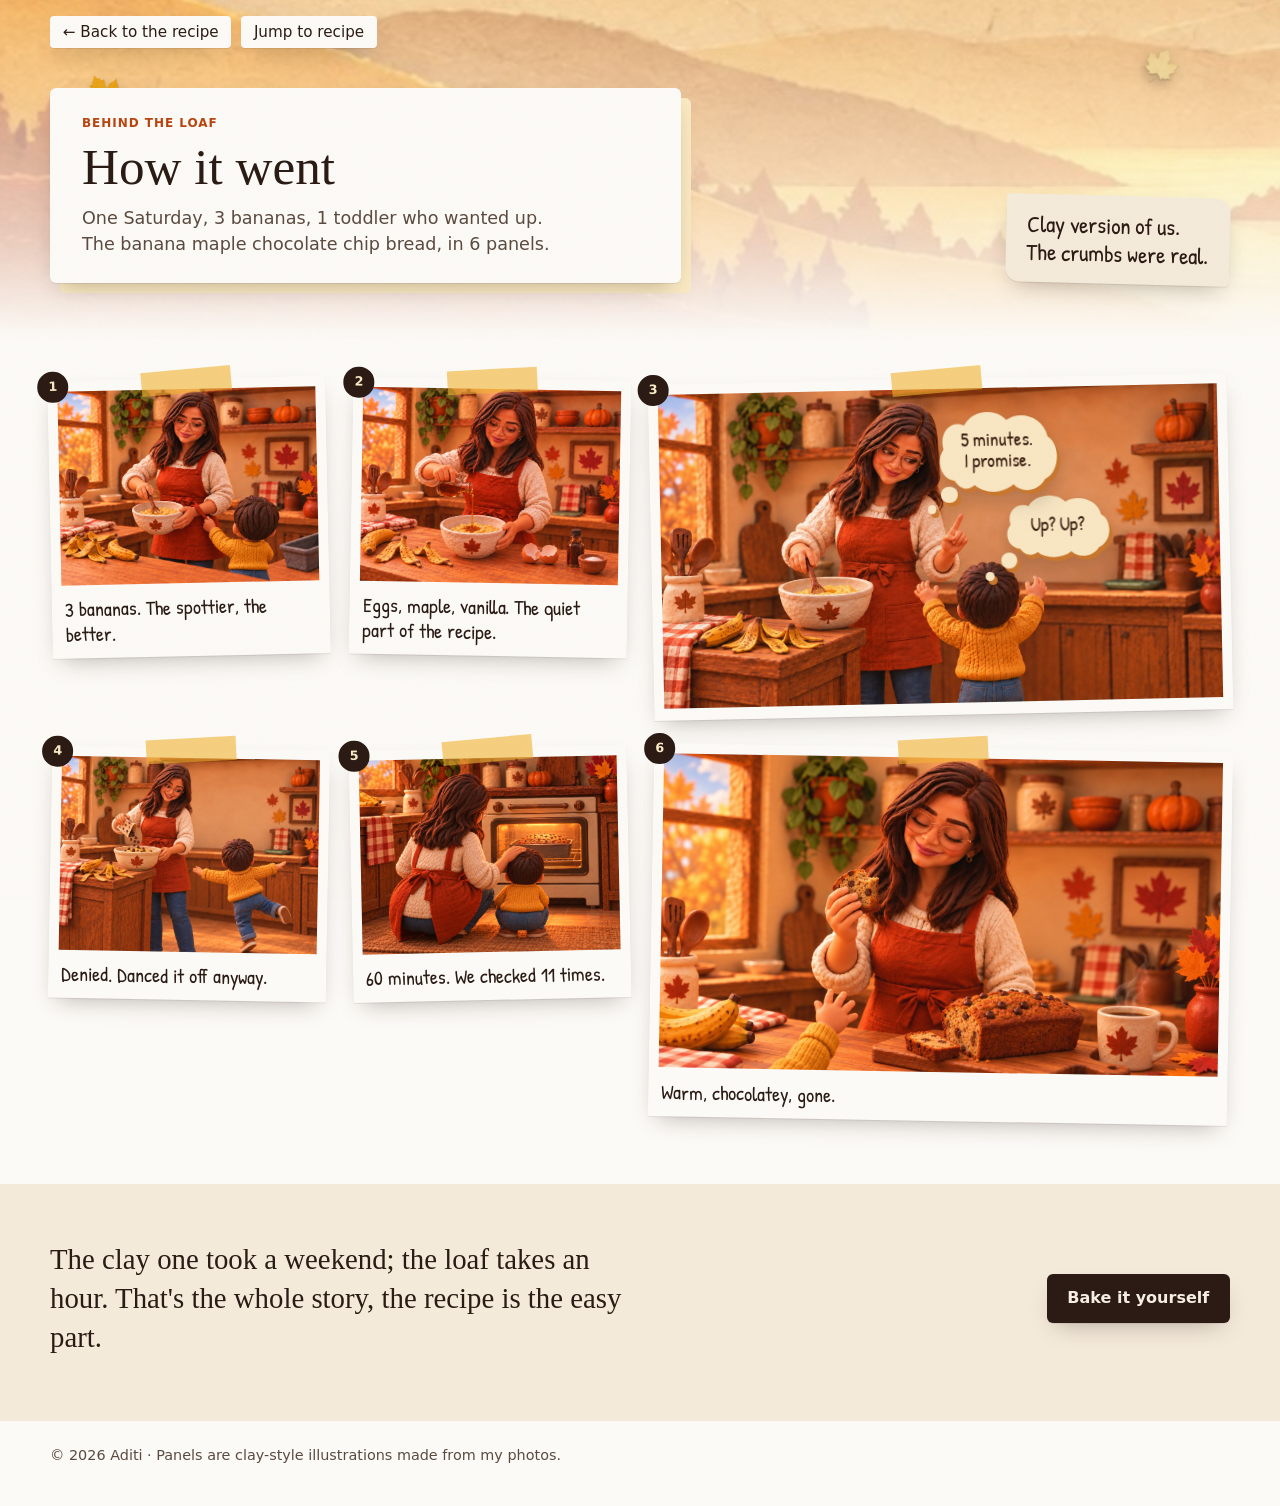
<file: comic.html>
<!DOCTYPE html>
<html lang="en">
<head>
  <meta charset="utf-8">
  <meta name="viewport" content="width=device-width, initial-scale=1">
  <title>How it went · Banana Maple Chocolate Chip Protein Bread</title>
  <meta name="description" content="One Saturday, 3 bananas and a toddler who wanted up. The banana maple chocolate chip bread, told in 6 clay panels.">
  <meta name="theme-color" content="#FCFAF6">
  <link rel="canonical" href="https://aditiabhang.github.io/yummy-food/comic.html">
  <link rel="icon" href="data:image/svg+xml,%3Csvg xmlns=%22http://www.w3.org/2000/svg%22 viewBox=%220 0 100 100%22%3E%3Ctext y=%22.9em%22 font-size=%2290%22%3E%F0%9F%8D%81%3C/text%3E%3C/svg%3E">
  <meta property="og:type" content="article">
  <meta property="og:title" content="How it went · Banana Maple Chocolate Chip Protein Bread">
  <meta property="og:description" content="One Saturday, 3 bananas and a toddler who wanted up. The bread, in 6 clay panels.">
  <meta property="og:url" content="https://aditiabhang.github.io/yummy-food/comic.html">
  <meta property="og:image" content="https://aditiabhang.github.io/yummy-food/assets/images/comic/panel-3.jpg">
  <meta property="og:image:width" content="1400">
  <meta property="og:image:height" content="788">
  <meta property="og:image:alt" content="Clay figures: a toddler raises both arms to be picked up while his mother smiles and wags one finger over a mixing bowl">
  <link rel="preload" href="assets/fonts/PatrickHand-Regular.woff2" as="font" type="font/woff2" crossorigin>

  <style>
    @font-face {
      font-family: "Patrick Hand";
      src: url("assets/fonts/PatrickHand-Regular.woff2") format("woff2");
      font-weight: 400;
      font-style: normal;
      font-display: swap;
    }
    :root {
      --paper: #FCFAF6;
      --ink: #2A1B15;
      --muted: #5B4A40;
      --cocoa: #2B1B14;
      --gold: #F2B233;
      --gold-soft: #FBEBC4;
      --maple: #B8440F;
      --sand: #EADBC2;
      --sand-2: #F4EADA;
      --cloud: #F8E6C3;
      --cloud-edge: #C9772E;
      --display: "Iowan Old Style", "Charter", "Palatino Linotype", Georgia, serif;
      --body: ui-sans-serif, system-ui, -apple-system, "Segoe UI", Roboto, "Helvetica Neue", Arial, sans-serif;
      --hand: "Patrick Hand", "Segoe Print", "Bradley Hand", cursive;
      --pshadow: 0 1px 0 rgba(43,27,20,.08), 0 10px 24px -10px rgba(43,27,20,.35);
      color-scheme: light;
    }

    *, *::before, *::after { box-sizing: border-box; }
    html { overflow-x: clip; scroll-behavior: smooth; -webkit-text-size-adjust: 100%; }
    body { margin: 0; background: var(--paper); color: var(--ink); font-family: var(--body); line-height: 1.5; }
    body::after {
      content: ""; position: fixed; inset: 0; pointer-events: none; z-index: 60; opacity: .1; mix-blend-mode: multiply;
      background-image: url("data:image/svg+xml;utf8,<svg xmlns='http://www.w3.org/2000/svg' width='200' height='200'><filter id='n'><feTurbulence type='fractalNoise' baseFrequency='.9' numOctaves='2' stitchTiles='stitch'/><feColorMatrix values='0 0 0 0 .6 0 0 0 0 .5 0 0 0 0 .4 0 0 0 .18 0'/></filter><rect width='200' height='200' filter='url(%23n)'/></svg>");
    }
    a { color: var(--maple); text-underline-offset: 0.2em; }
    :focus-visible { outline: 3px solid var(--maple); outline-offset: 3px; border-radius: 4px; }
    img { max-width: 100%; }
    .wrap { width: min(1180px, 100% - 2.5rem); margin-inline: auto; position: relative; }

    .nav { position: absolute; top: 1rem; left: 0; z-index: 5; display: flex; gap: .6rem; flex-wrap: wrap; }
    .nav a { color: var(--cocoa); background: var(--paper); padding: .3rem .8rem; border-radius: 4px; text-decoration: none; box-shadow: var(--pshadow); font-size: .95rem; }

    /* Hero: the sunset paper, veiled with cream */
    .hero { position: relative; padding: 5.5rem 0 3.5rem; }
    .hero::before { content: ""; position: absolute; inset: 0 -100vw; z-index: 0; background: url("assets/images/paper-sunset.jpg") center 62% / cover no-repeat; }
    .hero::after { content: ""; position: absolute; inset: 0 -100vw; z-index: 0; background: linear-gradient(180deg, rgba(252,250,246,.35), rgba(252,250,246,.75) 70%, var(--paper)); }
    .hero .wrap { z-index: 1; display: grid; grid-template-columns: 1.1fr .9fr; gap: 2rem; align-items: end; }
    .hero-copy { background: var(--paper); padding: 1.8rem 2rem 1.6rem; border-radius: 6px; box-shadow: var(--pshadow); position: relative; }
    .hero-copy::after { content: ""; position: absolute; inset: 10px -10px -10px 10px; background: var(--gold-soft); z-index: -1; border-radius: 6px; }
    .eyebrow { font: 600 .75rem/1 var(--body); letter-spacing: .08em; text-transform: uppercase; color: var(--maple); margin: 0 0 .7rem; }
    h1 { font-family: var(--display); font-weight: 500; font-size: clamp(2rem, 4.5vw, 3.2rem); line-height: 1.05; margin: 0 0 .7rem; }
    .lead { margin: 0; font-size: 1.1rem; color: var(--muted); max-width: 30rem; }
    .hero-side { justify-self: end; margin: 0; font-family: var(--hand); font-size: 1.45rem; line-height: 1.2; color: var(--cocoa); background: var(--sand-2); padding: 1rem 1.3rem; border-radius: 3px 16px 4px 14px; box-shadow: var(--pshadow); transform: rotate(1.5deg); max-width: 17rem; }
    .leaf { position: absolute; width: 46px; z-index: 1; filter: drop-shadow(0 6px 6px rgba(43,27,20,.25)); pointer-events: none; }

    /* The strip */
    .strip { padding: 2.5rem 0 4rem; }
    .grid { display: grid; grid-template-columns: repeat(4, 1fr); gap: 2rem 1.4rem; align-items: start; }
    .wide { grid-column: span 2; }
    .panel { margin: 0; position: relative; padding: 10px 10px 12px; background: var(--paper); box-shadow: var(--pshadow); }
    .panel:nth-child(odd) { transform: rotate(-1.2deg); }
    .panel:nth-child(even) { transform: rotate(1deg); }
    .panel img { display: block; width: 100%; height: auto; aspect-ratio: 4 / 3; object-fit: cover; }
    .wide img { aspect-ratio: 16 / 9; }
    .tape { position: absolute; top: -10px; left: 50%; width: 90px; height: 24px; margin-left: -45px; background: rgba(242,178,51,.6); transform: rotate(-4deg); z-index: 2; }
    .panel figcaption { font-family: var(--hand); font-size: 1.25rem; line-height: 1.25; padding: .7rem .2rem 0; }
    .num { position: absolute; top: -.6rem; left: -.6rem; width: 1.9rem; height: 1.9rem; border-radius: 50%; background: var(--cocoa); color: var(--gold-soft); font: 600 .8rem/1.9rem var(--body); text-align: center; z-index: 3; }

    /* Papercut thought clouds */
    .cloud {
      position: absolute; z-index: 3; display: grid; place-items: center; text-align: center;
      font-family: var(--hand); font-size: clamp(.9rem, 1.5vw, 1.3rem); line-height: 1.05; white-space: nowrap;
      padding: 1.1em 1.5em 1.25em; color: #3B1F12;
      background: url("data:image/svg+xml;utf8,<svg xmlns='http://www.w3.org/2000/svg' viewBox='0 0 220 110' preserveAspectRatio='none'><path fill='%23F8E6C3' d='M36 92C12 90 4 66 18 52C10 30 32 14 54 22C68 2 108 0 126 16C150 4 188 12 196 38C218 48 216 84 190 92C178 108 150 110 136 98C118 110 86 110 70 98C58 106 44 102 36 92Z'/></svg>") center / 100% 100% no-repeat;
      filter: drop-shadow(3px 4px 0 var(--cloud-edge)) drop-shadow(0 8px 10px rgba(42,27,21,.22));
    }
    .cloud::before, .cloud::after { content: ""; position: absolute; border-radius: 50%; background: var(--cloud); }
    .cloud::before { width: .85em; height: .85em; }
    .cloud::after { width: .45em; height: .45em; }
    .cloud-kid { right: 20%; bottom: 46%; }
    .cloud-kid::before { left: -.1em; bottom: -.5em; }
    .cloud-kid::after { left: -.9em; bottom: -1.1em; }
    .cloud-mum { left: 49%; top: 9%; }
    .cloud-mum::before { left: .4em; bottom: -.45em; }
    .cloud-mum::after { left: -.3em; bottom: -1em; }

    /* Closing band: sand, not cocoa */
    .after { position: relative; padding: 3.5rem 0 4rem; }
    .after::before { content: ""; position: absolute; inset: 0 -100vw; background: var(--sand-2); z-index: -1; }
    .after .wrap { display: grid; grid-template-columns: 1fr auto; gap: 2rem; align-items: center; }
    .after p { font-family: var(--display); font-size: clamp(1.3rem, 2.4vw, 1.8rem); line-height: 1.35; margin: 0; max-width: 36rem; }
    .btn { display: inline-block; background: var(--cocoa); color: #F6EEE3; text-decoration: none; padding: .8rem 1.3rem; border-radius: 6px; font-weight: 600; box-shadow: var(--pshadow); }
    .btn:hover { background: #3B281F; }

    .site-footer { padding: 1.5rem 0 2.5rem; color: var(--muted); font-size: .9rem; }
    .site-footer p { margin: 0; }

    @media (max-width: 760px) {
      .hero { padding-top: 4.5rem; }
      .hero .wrap { grid-template-columns: 1fr; }
      .hero-side { justify-self: start; transform: rotate(-1deg); }
      .grid { grid-template-columns: 1fr; gap: 2.2rem; }
      .wide { grid-column: auto; }
      .cloud { font-size: .8rem; }
      .cloud-kid { right: 4%; bottom: 33%; }
      .cloud-mum { left: 45%; top: 6%; }
      .after .wrap { grid-template-columns: 1fr; }
    }
    @media (prefers-reduced-motion: reduce) { html { scroll-behavior: auto; } }
    @media print {
      body::after, .tape, .leaf, .nav, .after { display: none !important; }
      .hero::before, .hero::after { display: none; }
      .panel, .hero-copy { transform: none; box-shadow: none; }
    }
  </style>

  <script defer src="https://cloud.umami.is/script.js"
    data-website-id="78c5d58c-f7d5-4a51-99a7-43ed96a893a9"
    data-domains="aditiabhang.github.io"></script>
</head>
<body>
  <header class="site-header">
    <div class="wrap">
      <nav class="nav" aria-label="Page">
        <a href="index.html" data-umami-event="comic-back">← Back to the recipe</a>
        <a href="index.html#recipe" data-umami-event="jump-to-recipe" data-umami-event-place="comic-header">Jump to recipe</a>
      </nav>
    </div>
  </header>

  <main>
    <section class="hero" aria-labelledby="comic-title">
      <img class="leaf" src="assets/images/paper-leaf-1.png" alt="" style="left: 6%; top: 18%; transform: rotate(-20deg)">
      <img class="leaf" src="assets/images/paper-leaf-3.png" alt="" style="right: 8%; top: 10%; transform: rotate(25deg); width: 38px">
      <div class="wrap">
        <div class="hero-copy">
          <p class="eyebrow">Behind the loaf</p>
          <h1 id="comic-title">How it went</h1>
          <p class="lead">One Saturday, 3 bananas, 1 toddler who wanted up. The banana maple chocolate chip bread, in 6 panels.</p>
        </div>
        <p class="hero-side">Clay version of us.<br>The crumbs were real.</p>
      </div>
    </section>

    <section class="strip" aria-label="The comic">
      <div class="wrap">
        <div class="grid">
          <figure class="panel">
            <span class="tape" aria-hidden="true"></span><span class="num" aria-hidden="true">1</span>
            <img src="assets/images/comic/panel-1.jpg" width="1400" height="1050" alt="She mashes bananas in a cream bowl while the toddler, seen from behind, tugs her apron string. Three empty peels and one banana sit on the counter." decoding="async">
            <figcaption>3 bananas. The spottier, the better.</figcaption>
          </figure>
          <figure class="panel">
            <span class="tape" aria-hidden="true"></span><span class="num" aria-hidden="true">2</span>
            <img src="assets/images/comic/panel-2.jpg" width="1400" height="1050" alt="Maple syrup pours in a thin ribbon into the mashed banana. Two cracked eggshells, a vanilla bottle and a pinch of salt sit beside the bowl." loading="lazy" decoding="async">
            <figcaption>Eggs, maple, vanilla. The quiet part of the recipe.</figcaption>
          </figure>
          <figure class="panel wide">
            <span class="tape" aria-hidden="true"></span><span class="num" aria-hidden="true">3</span>
            <img src="assets/images/comic/panel-3.jpg" width="1400" height="788" alt="The toddler raises both arms to be picked up. She looks down smiling, one hand on the whisk, the other wagging a finger." loading="lazy" decoding="async">
            <span class="cloud cloud-kid" role="img" aria-label="The toddler thinks: Up? Up?">Up? Up?</span>
            <span class="cloud cloud-mum" role="img" aria-label="She thinks: 5 minutes. I promise.">5 minutes.<br>I promise.</span>
          </figure>
          <figure class="panel">
            <span class="tape" aria-hidden="true"></span><span class="num" aria-hidden="true">4</span>
            <img src="assets/images/comic/panel-4.jpg" width="1400" height="1050" alt="The toddler twirls behind her, arms out, one foot off the floor. She laughs while shaking chocolate chips into the bowl." loading="lazy" decoding="async">
            <figcaption>Denied. Danced it off anyway.</figcaption>
          </figure>
          <figure class="panel">
            <span class="tape" aria-hidden="true"></span><span class="num" aria-hidden="true">5</span>
            <img src="assets/images/comic/panel-5.jpg" width="1400" height="1050" alt="Both crouch in front of the glowing oven window, her hand resting on the back of his head, watching the loaf rise." loading="lazy" decoding="async">
            <figcaption>60 minutes. We checked 11 times.</figcaption>
          </figure>
          <figure class="panel wide">
            <span class="tape" aria-hidden="true"></span><span class="num" aria-hidden="true">6</span>
            <img src="assets/images/comic/panel-6.jpg" width="1400" height="788" alt="She bites into a slice with her eyes closed. A small hand in a mustard sleeve reaches up for it from the bottom of the frame. The loaf and a mug of coffee sit on the board." loading="lazy" decoding="async">
            <figcaption>Warm, chocolatey, gone.</figcaption>
          </figure>
        </div>
      </div>
    </section>

    <section class="after" aria-label="Make it">
      <div class="wrap">
        <p>The clay one took a weekend; the loaf takes an hour. That's the whole story, the recipe is the easy part.</p>
        <a class="btn" href="index.html#recipe" data-umami-event="jump-to-recipe" data-umami-event-place="comic-end">Bake it yourself</a>
      </div>
    </section>
  </main>

  <footer class="site-footer">
    <div class="wrap">
      <p>© 2026 Aditi · Panels are clay-style illustrations made from my photos.</p>
    </div>
  </footer>
</body>
</html>
</file>
